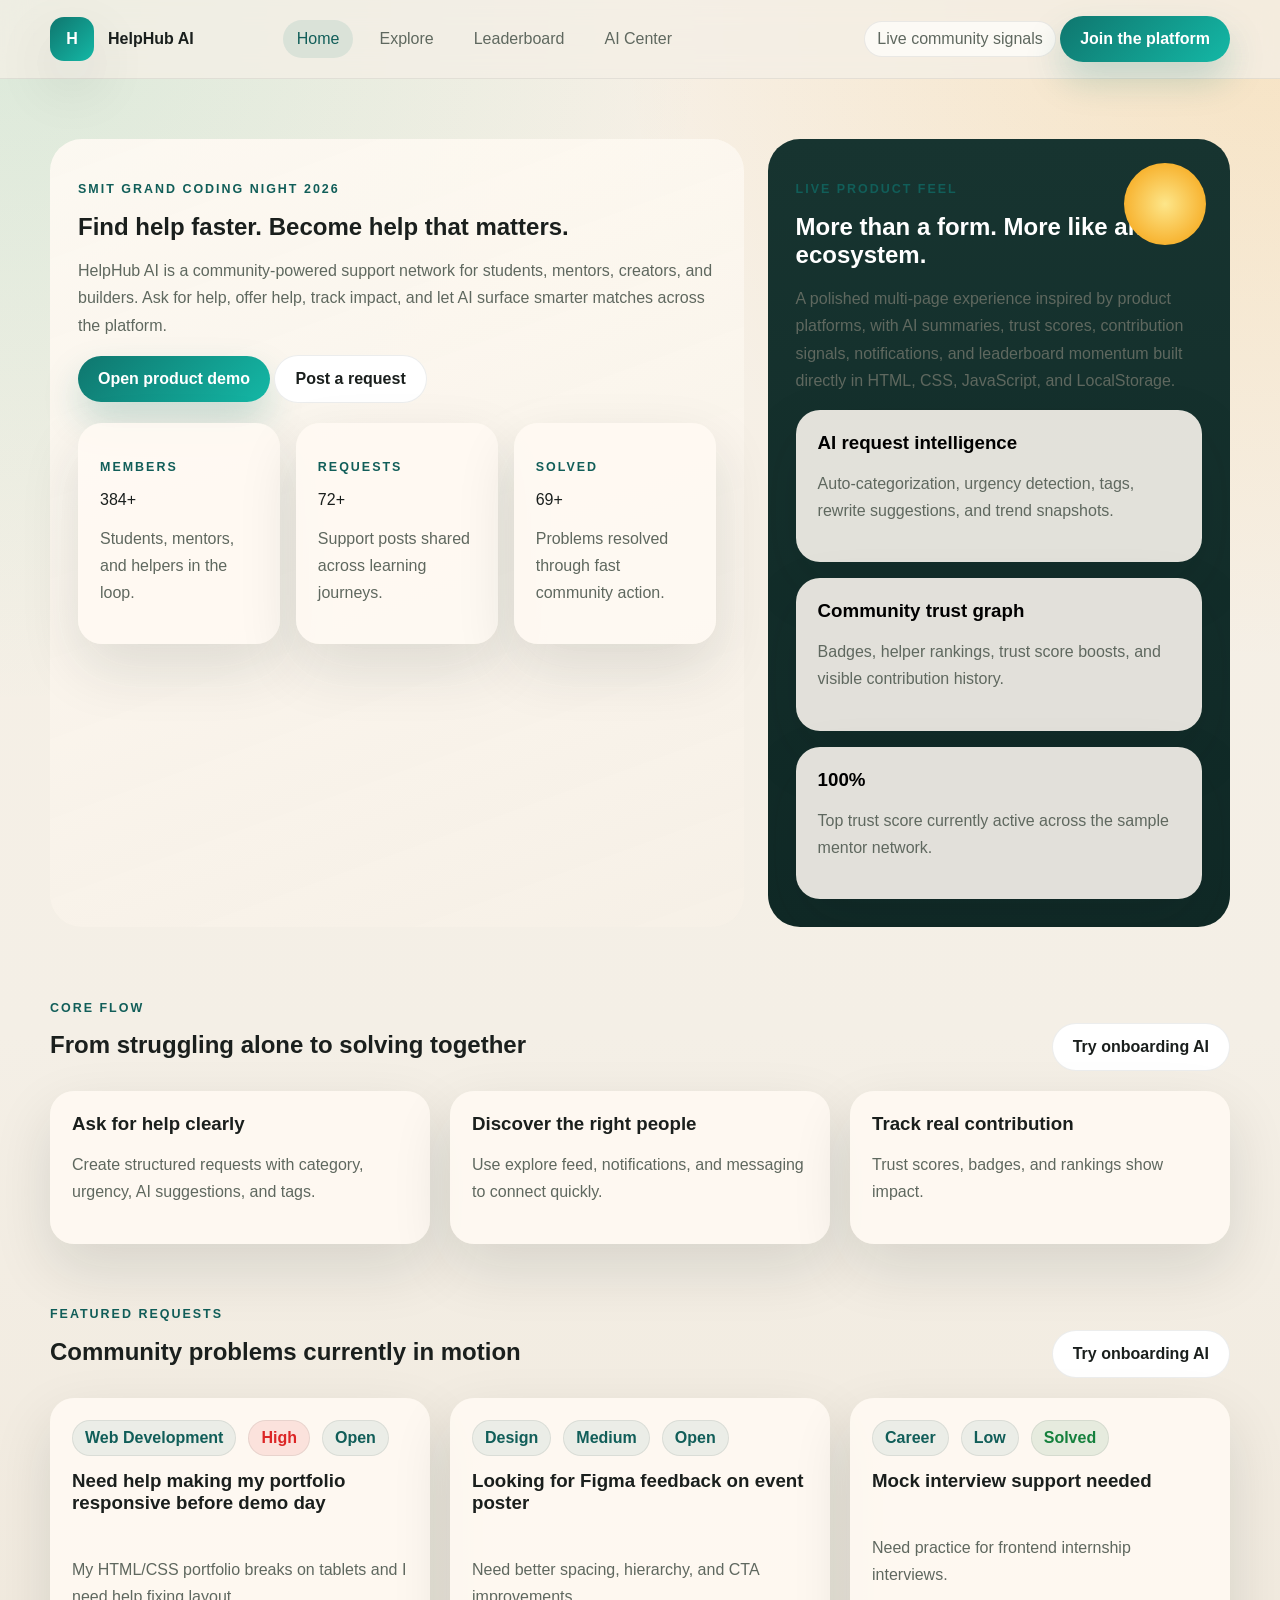
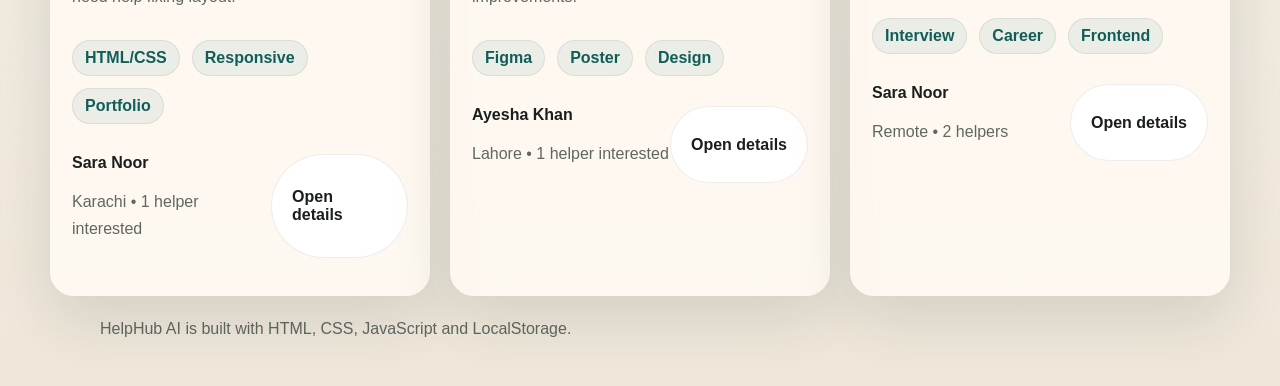
<file: index.html>
<!DOCTYPE html>
<html lang="en">

<head>
    <meta charset="UTF-8">
    <meta name="viewport" content="width=device-width, initial-scale=1.0">
    <link rel="stylesheet" href="index.css">
    <title>HelpHub AI</title>
</head>

<div class="site-shell">

    <!-- NAVBAR -->
    <header class="topbar">
        <div class="container nav">

            <a class="brand" href="index.html">
                <span class="brand-badge">H</span>
                <span>HelpHub AI</span>
            </a>

            <!-- MOBILE TOGGLE BUTTON -->
            <button class="menu-toggle" aria-label="Menu">
                ☰
            </button>

            <nav class="nav-links" id="navLinks">
                <a class="active" href="./index.html">Home</a>
                <a href="./explore.html">Explore</a>
                <a href="./leaderboard.html">Leaderboard</a>
                <a href="./ai-center.html">AI Center</a>
            </nav>

            <div class="nav-actions">
                <!-- optional: keep icons / empty if needed -->
            </div>

            <!-- NEW SECTION BELOW -->
            <div class="nav-extra">
                <a class="pill" href="./notifcation.html">Live community signals</a>
                <a class="btn btn-primary" href="./login.html">Join the platform</a>
            </div>
    </header>

    <!-- HERO -->
    <section class="hero">
        <div class="container hero-grid">

            <!-- LEFT SIDE -->
            <div class="hero-copy fade-in">
                <p class="eyebrow">SMIT Grand Coding Night 2026</p>

                <h1>Find help faster. Become help that matters.</h1>

                <p>
                    HelpHub AI is a community-powered support network for students, mentors, creators, and builders.
                    Ask for help, offer help, track impact, and let AI surface smarter matches across the platform.
                </p>

                <div class="hero-actions">
                    <a class="btn btn-primary" href="./dashboard.html">Open product demo</a>
                    <a class="btn btn-secondary" href="./createReq.html">Post a request</a>
                </div>

                <div class="stats-grid">

                    <div class="stat-card">
                        <p class="eyebrow">Members</p>
                        <div class="stat-value" data-stat-members="">384+</div>
                        <p>Students, mentors, and helpers in the loop.</p>
                    </div>

                    <div class="stat-card">
                        <p class="eyebrow">Requests</p>
                        <div class="stat-value">72+</div>
                        <p>Support posts shared across learning journeys.</p>
                    </div>

                    <div class="stat-card">
                        <p class="eyebrow">Solved</p>
                        <div class="stat-value">69+</div>
                        <p>Problems resolved through fast community action.</p>
                    </div>

                </div>
            </div>

            <!-- RIGHT SIDE -->
            <div class="hero-panel fade-in">

                <span class="orb"></span>

                <p class="eyebrow">Live product feel</p>

                <h2>More than a form. More like an ecosystem.</h2>

                <p>
                    A polished multi-page experience inspired by product platforms, with AI summaries, trust scores,
                    contribution signals, notifications, and leaderboard momentum built directly in HTML, CSS,
                    JavaScript, and LocalStorage.
                </p>

                <div class="stack">

                    <div class="feature-card" style="color: black;">
                        <h3>AI request intelligence</h3>
                        <p>Auto-categorization, urgency detection, tags, rewrite suggestions, and trend snapshots.</p>
                    </div>

                    <div class="feature-card" style="color: black;">
                        <h3>Community trust graph</h3>
                        <p>Badges, helper rankings, trust score boosts, and visible contribution history.</p>
                    </div>

                    <div class="feature-card" style="color: black;">
                        <h3>100%</h3>
                        <p>Top trust score currently active across the sample mentor network.</p>
                    </div>

                </div>

            </div>

        </div>
    </section>

    <!-- CORE FLOW -->
    <section class="section">
        <div class="container">

            <div class="section-head">
                <div>
                    <p class="section-kicker">Core flow</p>
                    <h2>From struggling alone to solving together</h2>
                </div>
                <a class="btn btn-secondary" href="./onboarding.html">Try onboarding AI</a>
            </div>

            <div class="card-grid">

                <article class="feature-card fade-in">
                    <h3>Ask for help clearly</h3>
                    <p>Create structured requests with category, urgency, AI suggestions, and tags.</p>
                </article>

                <article class="feature-card fade-in">
                    <h3>Discover the right people</h3>
                    <p>Use explore feed, notifications, and messaging to connect quickly.</p>
                </article>

                <article class="feature-card fade-in">
                    <h3>Track real contribution</h3>
                    <p>Trust scores, badges, and rankings show impact.</p>
                </article>

            </div>

        </div>
    </section>

    <!-- COMMUNITY -->
    <section class="section">
        <div class="container">

            <div class="section-head">
                <div>
                    <p class="section-kicker">Featured requests</p>
                    <h2>Community problems currently in motion</h2>
                </div>
                <a class="btn btn-secondary" href="./onboarding.html">Try onboarding AI</a>
            </div>

            <div class="card-grid">

                <article class="request-card fade-in">

                    <div class="card-meta">
                        <span class="tag">Web Development</span>
                        <span class="tag urgent">High</span>
                        <span class="tag">Open</span>
                    </div>

                    <h3>Need help making my portfolio responsive before demo day</h3>

                    <p>My HTML/CSS portfolio breaks on tablets and I need help fixing layout.</p>

                    <div class="tag-row">
                        <span class="tag">HTML/CSS</span>
                        <span class="tag">Responsive</span>
                        <span class="tag">Portfolio</span>
                    </div>

                    <div class="list-item no-border">
                        <div>
                            <strong>Sara Noor</strong>
                            <p>Karachi • 1 helper interested</p>
                        </div>
                        <a class="btn btn-secondary" href="#">Open details</a>
                    </div>

                </article>

                <article class="request-card fade-in">

                    <div class="card-meta">
                        <span class="tag">Design</span>
                        <span class="tag">Medium</span>
                        <span class="tag">Open</span>
                    </div>

                    <h3>Looking for Figma feedback on event poster</h3>

                    <p>Need better spacing, hierarchy, and CTA improvements.</p>

                    <div class="tag-row">
                        <span class="tag">Figma</span>
                        <span class="tag">Poster</span>
                        <span class="tag">Design</span>
                    </div>

                    <div class="list-item no-border">
                        <div>
                            <strong>Ayesha Khan</strong>
                            <p>Lahore • 1 helper interested</p>
                        </div>
                        <a class="btn btn-secondary" href="#">Open details</a>
                    </div>

                </article>

                <article class="request-card fade-in">

                    <div class="card-meta">
                        <span class="tag">Career</span>
                        <span class="tag">Low</span>
                        <span class="tag success">Solved</span>
                    </div>

                    <h3>Mock interview support needed</h3>

                    <p>Need practice for frontend internship interviews.</p>

                    <div class="tag-row">
                        <span class="tag">Interview</span>
                        <span class="tag">Career</span>
                        <span class="tag">Frontend</span>
                    </div>

                    <div class="list-item no-border">
                        <div>
                            <strong>Sara Noor</strong>
                            <p>Remote • 2 helpers</p>
                        </div>
                        <a class="btn btn-secondary" href="#">Open details</a>
                    </div>

                </article>

            </div>

        </div>
    </section>

    <!-- FOOTER -->
    <footer class="footer center">
        HelpHub AI is built with HTML, CSS, JavaScript and LocalStorage.
    </footer>

</div>

<!-- JS FOR MOBILE MENU -->
<script>
    const toggleBtn = document.querySelector(".menu-toggle");
    const navLinks = document.getElementById("navLinks");

    toggleBtn.addEventListener("click", () => {
        navLinks.classList.toggle("active");
    });
</script>

</body>

</html>
</file>
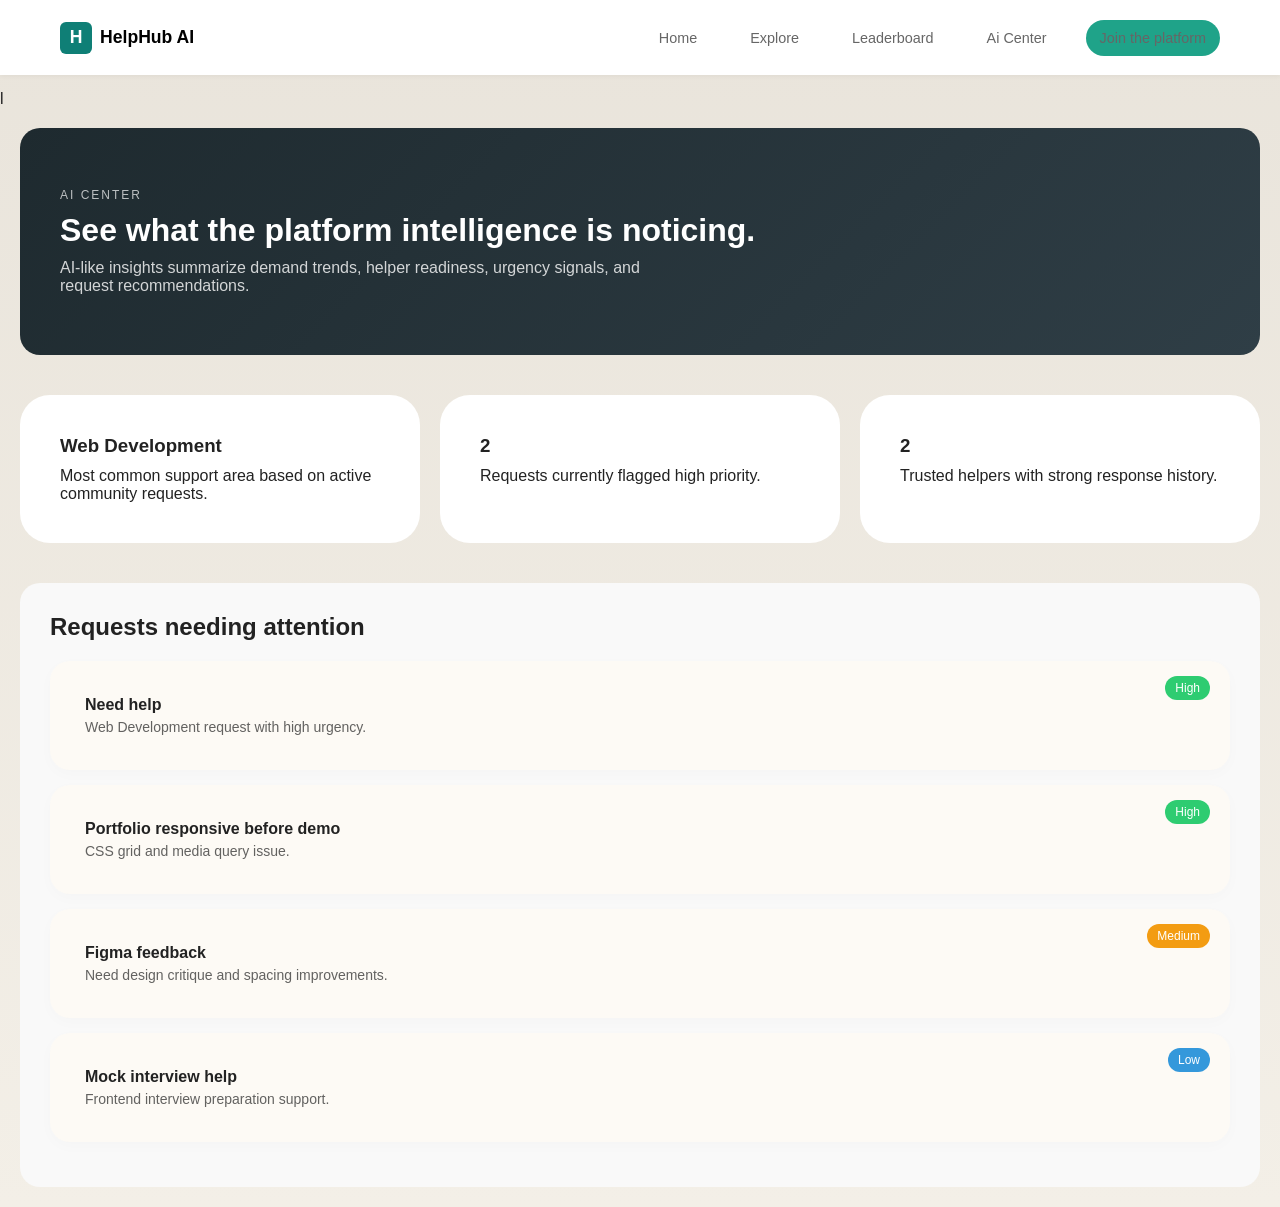
<file: ai-center.html>
<!doctype html>
<html lang="en">

<head>
  <meta charset="UTF-8" />
  <meta name="viewport" content="width=device-width, initial-scale=1.0" />
  <title>AI Center</title>
  <link rel="stylesheet" href="style.css">
   <!-- <link rel="stylesheet" href="index.css" > -->
  <link rel="stylesheet" href="leaderboard.css">
  l
</head>

<body>
  <!-- NAVBAR -->
  <div class="navbar">
    <a href="./index.html" class="logo">
      <span class="logo-icon">H</span>
      <span class="logo-text">HelpHub AI</span>
    </a>

    <div class="nav-links">
      <a href="./index.html">Home</a>
      <a href="./explore.html">Explore</a>
      <a href="./leaderboard.html">Leaderboard</a>
      <a class="clicked-btn" href="./ai-center.html">Ai Center</a>
      <a href="./login.html" class="join-btn">Join the platform</a>
    </div>
  </div>

  <section class="ai-hero">
    <div class="ai-hero-content">
      <p class="ai-tag">AI CENTER</p>
      <h1>See what the platform intelligence is noticing.</h1>
      <p class="ai-sub">
        AI-like insights summarize demand trends, helper readiness, urgency
        signals, and request recommendations.
      </p>
    </div>
  </section>

  <section class="ai-stats">
    <div class="card">
      <h3>Web Development</h3>
      <p>Most common support area based on active community requests.</p>
    </div>

    <div class="card">
      <h3>2</h3>
      <p>Requests currently flagged high priority.</p>
    </div>

    <div class="card">
      <h3>2</h3>
      <p>Trusted helpers with strong response history.</p>
    </div>
  </section>

  <section class="ai-requests">
    <h2>Requests needing attention</h2>

    <div class="request-card">
      <h4>Need help</h4>
      <p>Web Development request with high urgency.</p>
      <span class="badge">High</span>
    </div>

    <div class="request-card">
      <h4>Portfolio responsive before demo</h4>
      <p>CSS grid and media query issue.</p>
      <span class="badge">High</span>
    </div>

    <div class="request-card">
      <h4>Figma feedback</h4>
      <p>Need design critique and spacing improvements.</p>
      <span class="badge medium">Medium</span>
    </div>

    <div class="request-card">
      <h4>Mock interview help</h4>
      <p>Frontend interview preparation support.</p>
      <span class="badge low">Low</span>
    </div>
  </section>
</body>

</html>
</file>
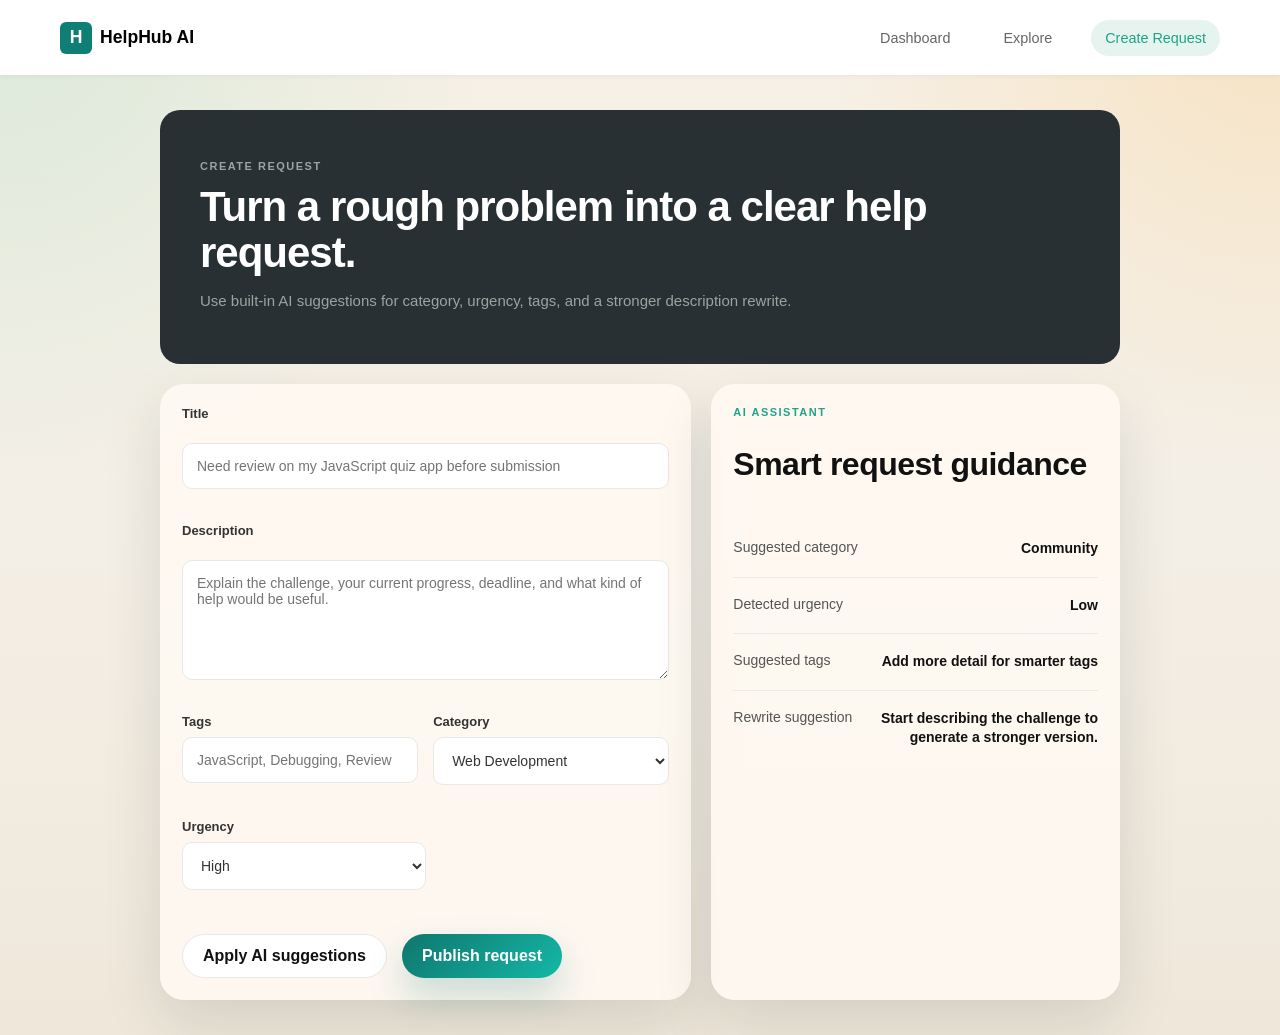
<file: createReq.html>
<!DOCTYPE html>
<html lang="en">

<head>
  <meta charset="UTF-8">
  <meta name="viewport" content="width=device-width, initial-scale=1.0">
  <title>Create Request - HelpHub AI</title>
  <link rel="stylesheet" href="style.css">
  <link rel="stylesheet" href="index.css" >
  <link rel="stylesheet" href="leaderboard.css">
  
</head>

<body>

  <nav class="navbar">
    <a href="./index.html" class="logo">
      <span class="logo-icon">H</span>
      <span class="logo-text">HelpHub AI</span>
    </a>
    <div class="nav-links">
      <a href="./dashboard.html">Dashboard</a>
      <a href="./explore.html">Explore</a>
      <a href="./createReq.html" class="active-nav-btn">Create Request</a>
    </div>
  </nav>

  <div class="request-wrapper">

    <div class="request-hero">
      <small>CREATE REQUEST</small>
      <h1>Turn a rough problem into a clear help request.</h1>
      <p>Use built-in AI suggestions for category, urgency, tags, and a stronger description rewrite.</p>
    </div>

    <div class="request-body">

      <div class="request-card request-form">

        <label>Title</label>
        <input type="text" placeholder="Need review on my JavaScript quiz app before submission">

        <label>Description</label>
        <textarea
          placeholder="Explain the challenge, your current progress, deadline, and what kind of help would be useful."></textarea>

        <div class="request-form-row">
          <div>
            <label>Tags</label>
            <input type="text" placeholder="JavaScript, Debugging, Review">
          </div>
          <div>
            <label>Category</label>
            <select>
              <option>Web Development</option>
              <option>Data Science</option>
              <option>Design</option>
            </select>
          </div>
        </div>

        <div class="request-form-row" style="max-width: 50%;">
          <div>
            <label>Urgency</label>
            <select>
              <option>High</option>
              <option>Medium</option>
              <option>Low</option>
            </select>
          </div>
        </div>

        <div class="request-actions">
          <button class="btn-outline">Apply AI suggestions</button>
          <button class="btn-primary">Publish request</button>
        </div>
      </div>

      <div class="request-card request-ai-card">
        <span class="ai-panel-label">AI ASSISTANT</span>
        <h2>Smart request guidance</h2>

        <div class="ai-suggestion-list">
          <div class="ai-suggestion-item">
            <span class="key">Suggested category</span>
            <span class="value">Community</span>
          </div>
          <div class="ai-suggestion-item">
            <span class="key">Detected urgency</span>
            <span class="value">Low</span>
          </div>
          <div class="ai-suggestion-item">
            <span class="key">Suggested tags</span>
            <span class="value">Add more detail for smarter tags</span>
          </div>
          <div class="ai-suggestion-item">
            <span class="key">Rewrite suggestion</span>
            <span class="value">Start describing the challenge to generate a stronger version.</span>
          </div>
        </div>
      </div>

    </div>
  </div>

</body>

</html>
</file>
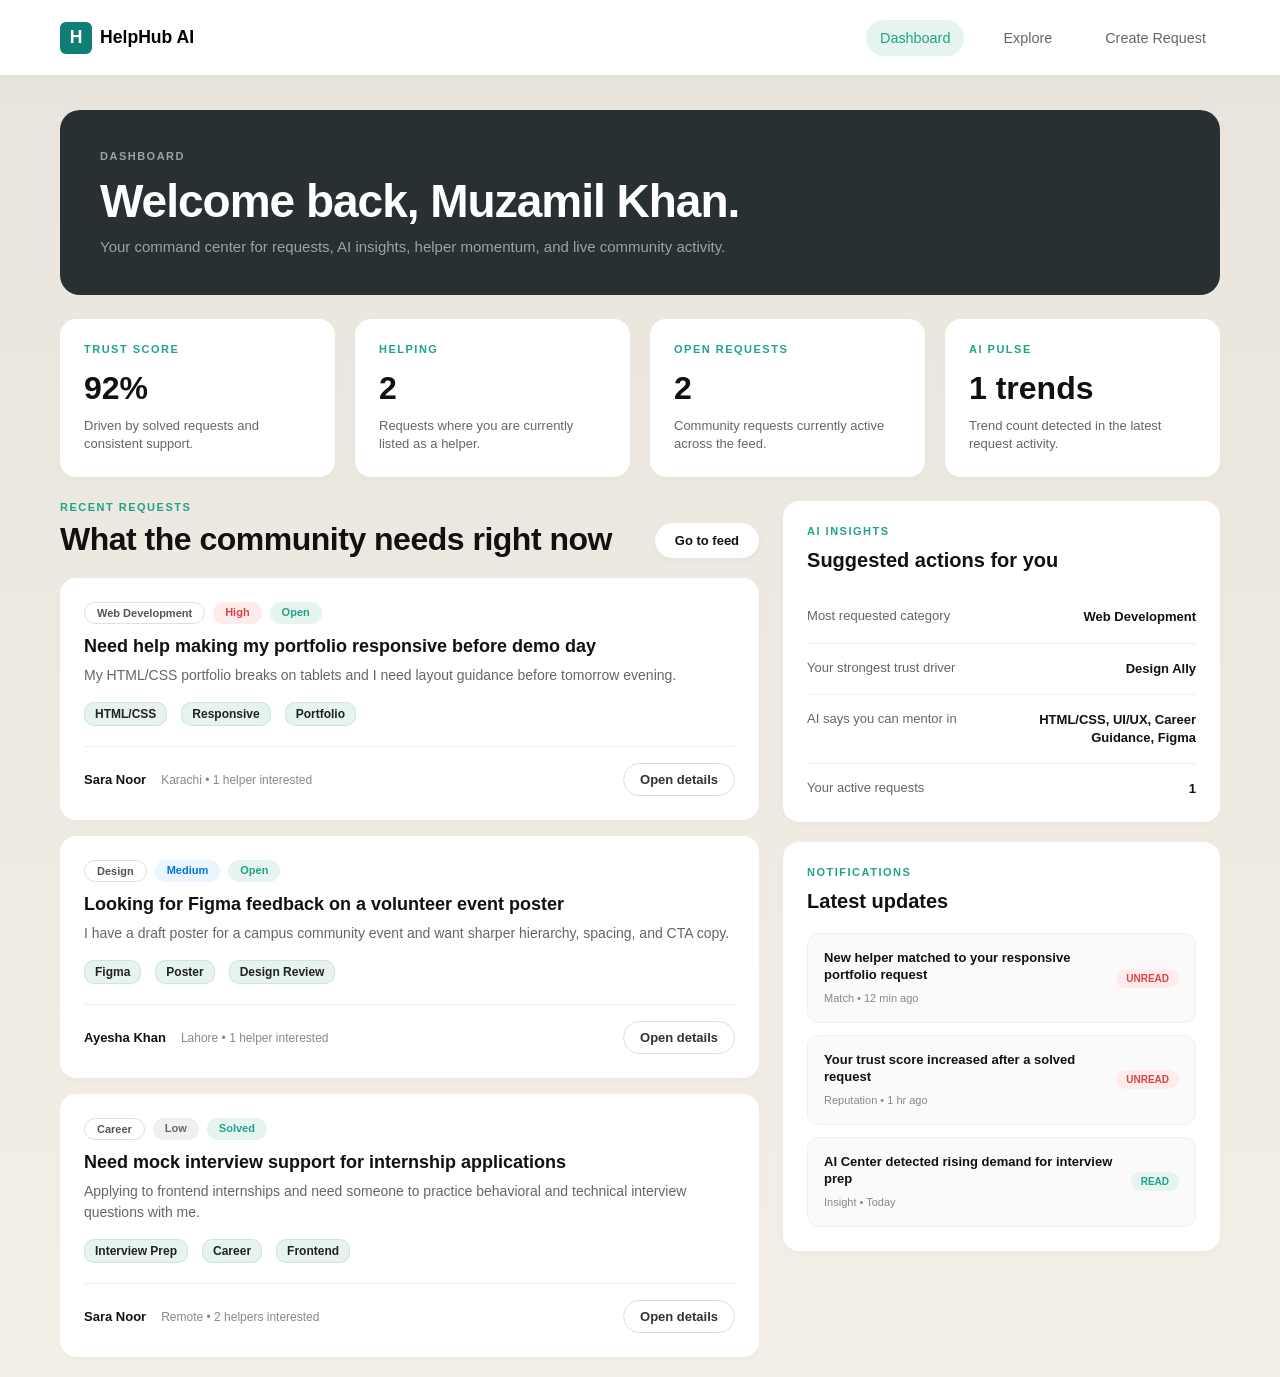
<file: dashboard.html>
<!DOCTYPE html>
<html lang="en">

<head>
  <meta charset="UTF-8">
  <meta name="viewport" content="width=device-width, initial-scale=1.0">
  <title>Dashboard - HelpHub AI</title>
  <link rel="stylesheet" href="style.css">
    <link rel="stylesheet" href="leaderboard.css">

</head>

<body>

  <nav class="navbar">
    <a href="./index.html" class="logo">
      <span class="logo-icon">H</span>
      <span class="logo-text">HelpHub AI</span>
    </a>
    <div class="nav-links">
      <a href="./dashboard.html" class="active-nav-btn">Dashboard</a>
      <a href="./explore.html">Explore</a>
      <a href="./createReq.html">Create Request</a>
    </div>
  </nav>

  <div class="dashboard-wrapper">

    <div class="dashboard-hero">
      <small>DASHBOARD</small>
      <h1>Welcome back, Muzamil Khan.</h1>
      <p>Your command center for requests, AI insights, helper momentum, and live community activity.</p>
    </div>

    <div class="dashboard-stats">
      <div class="stat-box">
        <span class="stat-label">TRUST SCORE</span>
        <h3>92%</h3>
        <p>Driven by solved requests and consistent support.</p>
      </div>
      <div class="stat-box">
        <span class="stat-label">HELPING</span>
        <h3>2</h3>
        <p>Requests where you are currently listed as a helper.</p>
      </div>
      <div class="stat-box">
        <span class="stat-label">OPEN REQUESTS</span>
        <h3>2</h3>
        <p>Community requests currently active across the feed.</p>
      </div>
      <div class="stat-box">
        <span class="stat-label">AI PULSE</span>
        <h3>1 trends</h3>
        <p>Trend count detected in the latest request activity.</p>
      </div>
    </div>

    <div class="dashboard-content">

      <div class="recent-requests">
        <div class="section-header">
          <div>
            <small>RECENT REQUESTS</small>
            <h2>What the community needs right now</h2>
          </div>
          <button class="btn-round">Go to feed</button>
        </div>

        <div class="dash-request-list">

          <div class="dash-req-card">
            <div class="top-badges">
              <span class="badge-pill outline">Web Development</span>
              <span class="badge-pill light-red">High</span>
              <span class="badge-pill light-green">Open</span>
            </div>
            <h4>Need help making my portfolio responsive before demo day</h4>
            <p>My HTML/CSS portfolio breaks on tablets and I need layout guidance before tomorrow evening.</p>
            <div class="tags">
              <span class="tag">HTML/CSS</span>
              <span class="tag">Responsive</span>
              <span class="tag">Portfolio</span>
            </div>
            <div class="card-footer">
              <div class="user-info">
                <strong>Sara Noor</strong>
                <span>Karachi • 1 helper interested</span>
              </div>
              <button class="btn-outline-small">Open details</button>
            </div>
          </div>

          <div class="dash-req-card">
            <div class="top-badges">
              <span class="badge-pill outline">Design</span>
              <span class="badge-pill light-blue">Medium</span>
              <span class="badge-pill light-green">Open</span>
            </div>
            <h4>Looking for Figma feedback on a volunteer event poster</h4>
            <p>I have a draft poster for a campus community event and want sharper hierarchy, spacing, and CTA copy.</p>
            <div class="tags">
              <span class="tag">Figma</span>
              <span class="tag">Poster</span>
              <span class="tag">Design Review</span>
            </div>
            <div class="card-footer">
              <div class="user-info">
                <strong>Ayesha Khan</strong>
                <span>Lahore • 1 helper interested</span>
              </div>
              <button class="btn-outline-small">Open details</button>
            </div>
          </div>

          <div class="dash-req-card">
            <div class="top-badges">
              <span class="badge-pill outline">Career</span>
              <span class="badge-pill light-gray">Low</span>
              <span class="badge-pill light-green">Solved</span>
            </div>
            <h4>Need mock interview support for internship applications</h4>
            <p>Applying to frontend internships and need someone to practice behavioral and technical interview
              questions with me.</p>
            <div class="tags">
              <span class="tag">Interview Prep</span>
              <span class="tag">Career</span>
              <span class="tag">Frontend</span>
            </div>
            <div class="card-footer">
              <div class="user-info">
                <strong>Sara Noor</strong>
                <span>Remote • 2 helpers interested</span>
              </div>
              <button class="btn-outline-small">Open details</button>
            </div>
          </div>

        </div>
      </div>

      <div class="dashboard-sidebar">

        <div class="side-card">
          <small class="side-label">AI INSIGHTS</small>
          <h3>Suggested actions for you</h3>
          <div class="insight-list">
            <div class="insight-item">
              <span class="key">Most requested category</span>
              <span class="value">Web Development</span>
            </div>
            <div class="insight-item">
              <span class="key">Your strongest trust driver</span>
              <span class="value">Design Ally</span>
            </div>
            <div class="insight-item">
              <span class="key">AI says you can mentor in</span>
              <span class="value">HTML/CSS, UI/UX, Career Guidance, Figma</span>
            </div>
            <div class="insight-item">
              <span class="key">Your active requests</span>
              <span class="value">1</span>
            </div>
          </div>
        </div>

        <div class="side-card">
          <small class="side-label">NOTIFICATIONS</small>
          <h3>Latest updates</h3>
          <div class="notification-list">

            <div class="notification-item">
              <div class="notif-text">
                <strong>New helper matched to your responsive portfolio request</strong>
                <span>Match • 12 min ago</span>
              </div>
              <span class="notif-badge unread">Unread</span>
            </div>

            <div class="notification-item">
              <div class="notif-text">
                <strong>Your trust score increased after a solved request</strong>
                <span>Reputation • 1 hr ago</span>
              </div>
              <span class="notif-badge unread">Unread</span>
            </div>

            <div class="notification-item">
              <div class="notif-text">
                <strong>AI Center detected rising demand for interview prep</strong>
                <span>Insight • Today</span>
              </div>
              <span class="notif-badge read">Read</span>
            </div>

          </div>
        </div>

      </div>

    </div>
  </div>

</body>

</html>
</file>
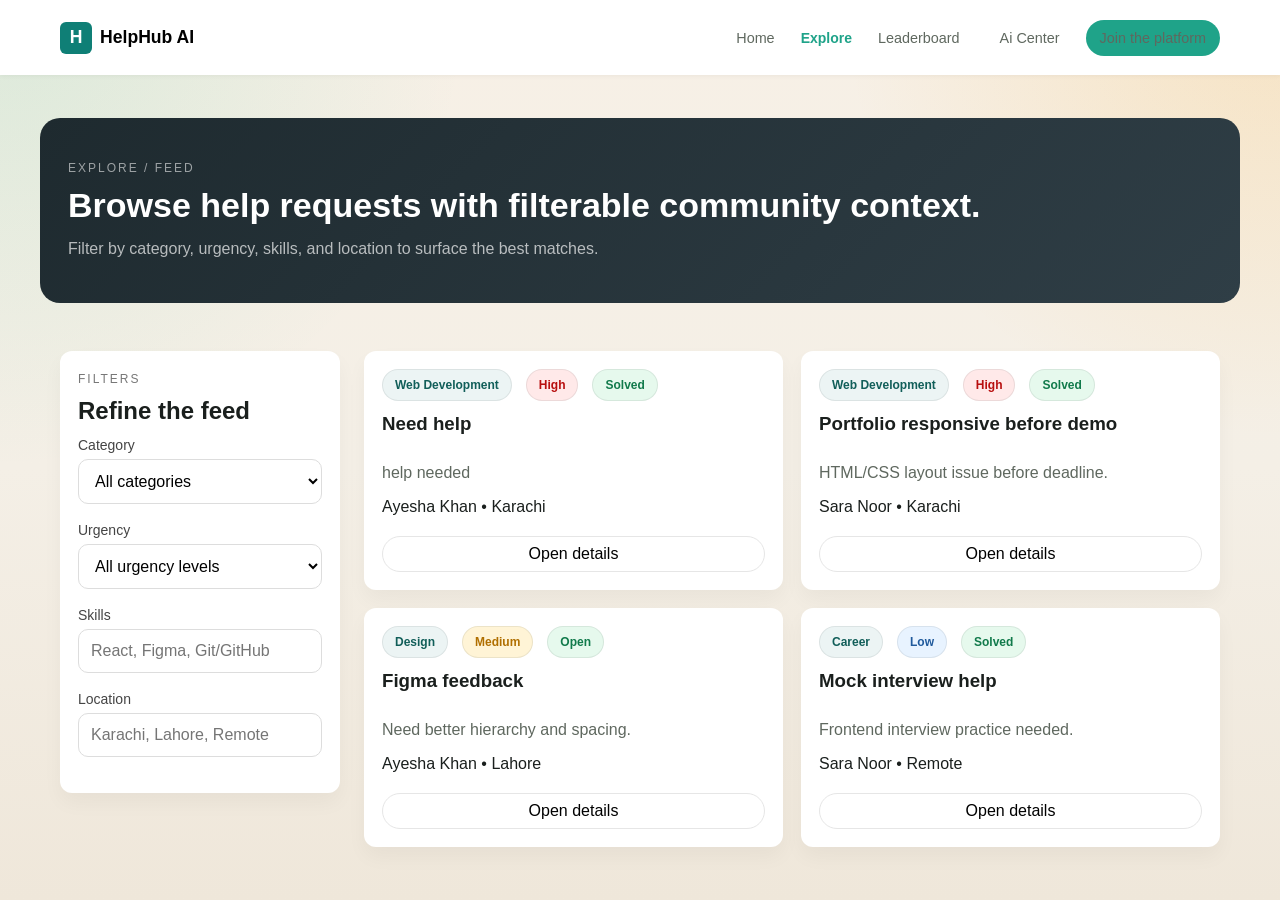
<file: explore.html>
<!doctype html>
<html lang="en">

<head>
  <meta charset="UTF-8" />
  <meta name="viewport" content="width=device-width, initial-scale=1.0" />
  <title>Explore Feed</title>
  <link rel="stylesheet" href="style.css" >
  <link rel="stylesheet" href="leaderboard.css">
  <link rel="stylesheet" href="index.css">
</head>

<body>
  <!-- NAVBAR -->
  <div class="navbar">
    <a href="./index.html" class="logo">
      <span class="logo-icon">H</span>
      <span class="logo-text">HelpHub AI</span>
    </a>

    <div class="nav-links">
      <a href="./index.html">Home</a>
      <span class="clicked-btn">Explore</span>
      <a href="./leaderboard.html">Leaderboard</a>
      <a href="./ai-center.html">Ai Center</a>
      <a href="./login.html" class="join-btn">Join the platform</a>
    </div>
  </div>

  <!-- HERO -->
  <section class="explore-hero">
    <p class="ai-tag">EXPLORE / FEED</p>
    <h1>Browse help requests with filterable community context.</h1>
    <p class="ai-sub">
      Filter by category, urgency, skills, and location to surface the best
      matches.
    </p>
  </section>

  <!-- MAIN -->
  <section class="explore-container">
    <!-- FILTERS -->
    <div class="filters">
      <p class="filter-tag">FILTERS</p>
      <h2>Refine the feed</h2>

      <label>Category</label>
      <select>
        <option>All categories</option>
      </select>

      <label>Urgency</label>
      <select>
        <option>All urgency levels</option>
      </select>

      <label>Skills</label>
      <input type="text" placeholder="React, Figma, Git/GitHub" />

      <label>Location</label>
      <input type="text" placeholder="Karachi, Lahore, Remote" />
    </div>

    <!-- FEED -->
    <div class="feed">
      <!-- CARD -->
      <div class="feed-card">
        <div class="tags">
          <span class="tag">Web Development</span>
          <span class="tag red">High</span>
          <span class="tag green">Solved</span>
        </div>
        <h3>Need help</h3>
        <p>help needed</p>
        <div class="meta">Ayesha Khan • Karachi</div>
        <button>Open details</button>
      </div>

      <div class="feed-card">
        <div class="tags">
          <span class="tag">Web Development</span>
          <span class="tag red">High</span>
          <span class="tag green">Solved</span>
        </div>
        <h3>Portfolio responsive before demo</h3>
        <p>HTML/CSS layout issue before deadline.</p>
        <div class="meta">Sara Noor • Karachi</div>
        <button>Open details</button>
      </div>

      <div class="feed-card">
        <div class="tags">
          <span class="tag">Design</span>
          <span class="tag yellow">Medium</span>
          <span class="tag green">Open</span>
        </div>
        <h3>Figma feedback</h3>
        <p>Need better hierarchy and spacing.</p>
        <div class="meta">Ayesha Khan • Lahore</div>
        <button>Open details</button>
      </div>

      <div class="feed-card">
        <div class="tags">
          <span class="tag">Career</span>
          <span class="tag blue">Low</span>
          <span class="tag green">Solved</span>
        </div>
        <h3>Mock interview help</h3>
        <p>Frontend interview practice needed.</p>
        <div class="meta">Sara Noor • Remote</div>
        <button>Open details</button>
      </div>
    </div>
  </section>
</body>

</html>
</file>
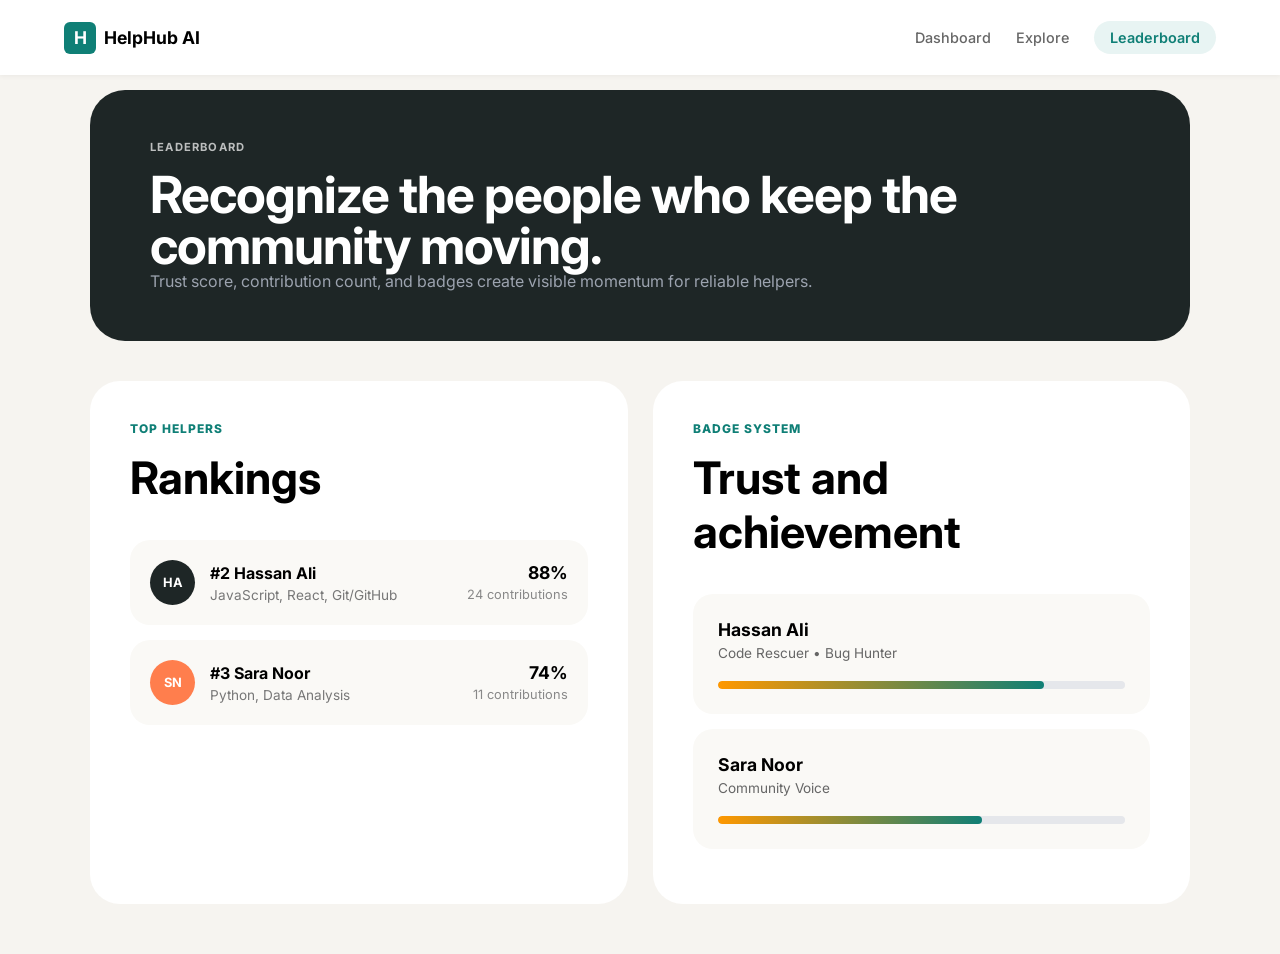
<file: leaderboard.html>
<!DOCTYPE html>
<html lang="en">

<head>
    <meta charset="UTF-8">
    <meta name="viewport" content="width=device-width, initial-scale=1.0">
    <title>Helphub AI - Leaderboard</title>
    <link rel="stylesheet" href="leaderboard.css">
    <link href="https://fonts.googleapis.com/css2?family=Inter:wght@400;500;600;700&display=swap" rel="stylesheet">
</head>

<body>

    <header class="navbar">
        <div class="nav-container">
            <a href="./index.html" class="logo">
                <span class="logo-icon">H</span>
                <span class="logo-text">HelpHub AI</span>
            </a>
            <nav class="nav-links">
                <a href="./dashboard.html">Dashboard</a>
                <a href="./explore.html">Explore</a>
                <a href="./leaderboard.html" class="active-link">Leaderboard</a>
            </nav>
        </div>
    </header>

    <main class="main-wrapper">

        <section class="banner-card">
            <p class="tagline">LEADERBOARD</p>
            <h1>Recognize the people who keep the community moving.</h1>
            <p class="banner-sub">Trust score, contribution count, and badges create visible momentum for reliable
                helpers.</p>
        </section>

        <div class="content-grid">

            <section class="card border-card">
                <p class="tagline-small teal-text">TOP HELPERS</p>
                <h2 class="section-title">Rankings</h2>

                <div class="ranking-list">
                    <div class="rank-item">
                        <div class="user-info">
                            <div class="avatar dark-avatar">HA</div>
                            <div class="user-details">
                                <h3>#2 Hassan Ali</h3>
                                <p>JavaScript, React, Git/GitHub</p>
                            </div>
                        </div>
                        <div class="user-stats">
                            <span class="percentage">88%</span>
                            <span class="sub-stat">24 contributions</span>
                        </div>
                    </div>

                    <div class="rank-item">
                        <div class="user-info">
                            <div class="avatar orange-avatar">SN</div>
                            <div class="user-details">
                                <h3>#3 Sara Noor</h3>
                                <p>Python, Data Analysis</p>
                            </div>
                        </div>
                        <div class="user-stats">
                            <span class="percentage">74%</span>
                            <span class="sub-stat">11 contributions</span>
                        </div>
                    </div>
                </div>
            </section>

            <section class="card border-card">
                <p class="tagline-small teal-text">BADGE SYSTEM</p>
                <h2 class="section-title">Trust and achievement</h2>

                <div class="badge-list">
                    <div class="trust-card">
                        <div class="trust-header">
                            <h3>Hassan Ali</h3>
                            <p>Code Rescuer • Bug Hunter</p>
                        </div>
                        <div class="progress-container">
                            <div class="progress-bar" style="width: 80%;"></div>
                        </div>
                    </div>

                    <div class="trust-card">
                        <div class="trust-header">
                            <h3>Sara Noor</h3>
                            <p>Community Voice</p>
                        </div>
                        <div class="progress-container">
                            <div class="progress-bar" style="width: 65%;"></div>
                        </div>
                    </div>
                </div>
            </section>

        </div>
    </main>

</body>

</html>
</file>
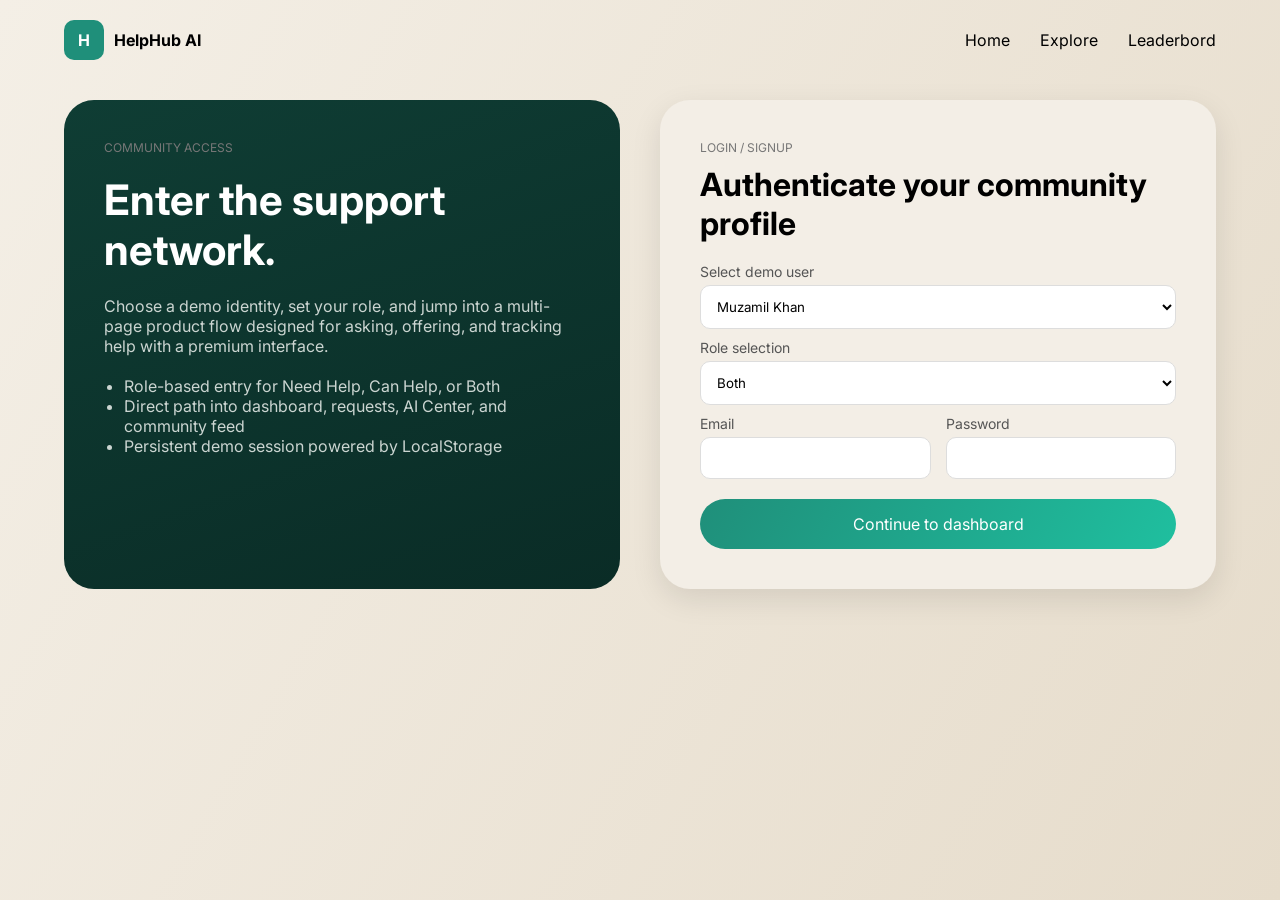
<file: login.html>
<!DOCTYPE html>
<html lang="en">

<head>
    <meta charset="UTF-8" />
    <meta name="viewport" content="width=device-width, initial-scale=1.0" />
    <title>HelpHub UI</title>
    <link href="https://fonts.googleapis.com/css2?family=Inter:wght@300;400;600;700&display=swap" rel="stylesheet">
    <style>
        * {
            margin: 0;
            padding: 0;
            box-sizing: border-box;
            font-family: 'Inter', sans-serif
        }

        body {
            height: 100vh;
            background: linear-gradient(120deg, #f4efe6, #e6dccb);
            display: flex;
            flex-direction: column;
            align-items: center;
        }

        /* NAVBAR */
        .nav {
            width: 90%;
            display: flex;
            justify-content: space-between;
            align-items: center;
            padding: 20px 0;
        }

        .logo {
            display: flex;
            align-items: center;
            gap: 10px;
            font-weight: 600;
        }

        .logo-box {
            width: 40px;
            height: 40px;
            border-radius: 10px;
            background: #1f8f7a;
            color: #fff;
            display: flex;
            align-items: center;
            justify-content: center;
            font-weight: bold;
        }

        .nav-links {
            display: flex;
            gap: 30px;
            color: #555;
        }

        /* MAIN */
        .container {
            width: 90%;
            display: flex;
            gap: 40px;
            margin-top: 20px;
        }

        .left {
            flex: 1;
            background: linear-gradient(160deg, #0f3d34, #0a2c26);
            color: #fff;
            padding: 40px;
            border-radius: 30px;
        }

        .left h1 {
            font-size: 42px;
            margin: 20px 0;
            line-height: 1.2;
        }

        .left p {
            color: #cbd5d1;
            margin-bottom: 20px;
        }

        .left ul {
            margin-top: 20px;
            padding-left: 20px;
            color: #cbd5d1;
        }

        .right {
            flex: 1;
            background: #f3eee6;
            padding: 40px;
            border-radius: 30px;
            box-shadow: 0 10px 30px rgba(0, 0, 0, 0.1);
        }

        .right h2 {
            font-size: 32px;
            margin: 10px 0 20px;
        }

        label {
            font-size: 14px;
            margin-top: 10px;
            display: block;
            color: #555;
        }

        select,
        input {
            width: 100%;
            padding: 12px;
            margin-top: 5px;
            border-radius: 10px;
            border: 1px solid #ddd;
            outline: none;
            background: #fff;
        }

        .row {
            display: flex;
            gap: 15px;
        }

        .btn {
            width: 100%;
            padding: 15px;
            margin-top: 20px;
            border: none;
            border-radius: 30px;
            background: linear-gradient(120deg, #1f8f7a, #1fbf9f);
            color: #fff;
            font-size: 16px;
            cursor: pointer;
        }

        .small {
            font-size: 12px;
            color: #777;
        }

        .logo {
            display: flex;
            align-items: center;
            gap: 10px;
            font-weight: 600;
            text-decoration: none;
        }

        .logo-icon {
            width: 40px;
            height: 40px;
            border-radius: 10px;
            background: #1f8f7a;
            color: #fff;
            display: flex;
            align-items: center;
            justify-content: center;
            font-weight: bold;
        }

        .logo-text {
            font-weight: 700;
            color: black;
            text-decoration: none ;
        }

        @media(max-width:900px) {
            .container {
                flex-direction: column
            }
        }
    </style>
</head>

<body>

    <div class="nav">
        <a href="./index.html" class="logo">
            <span class="logo-icon">H</span>
            <span class="logo-text">HelpHub AI</span>
        </a>
        <div class="nav-links">
            <span><a style="color: black; text-decoration: none;" href="./index.html">Home</a></span>
            <span><a style="color: black; text-decoration: none;" href="./explore.html">Explore</a></span>
            <span><a style="color: black; text-decoration: none;" href="./leaderboard.html">Leaderbord</a></span>
        </div>
    </div>

    <div class="container">

        <!-- LEFT -->
        <div class="left">
            <div class="small">COMMUNITY ACCESS</div>
            <h1>Enter the support network.</h1>
            <p>Choose a demo identity, set your role, and jump into a multi-page product flow designed for asking,
                offering, and tracking help with a premium interface.</p>

            <ul>
                <li>Role-based entry for Need Help, Can Help, or Both</li>
                <li>Direct path into dashboard, requests, AI Center, and community feed</li>
                <li>Persistent demo session powered by LocalStorage</li>
            </ul>
        </div>

        <!-- RIGHT -->
        <div class="right">
            <div class="small">LOGIN / SIGNUP</div>
            <h2>Authenticate your community profile</h2>

            <label>Select demo user</label>
            <select>
                <option>Muzamil Khan </option>
                <option>Anas faisal </option>
                <option>Abdul Basit Maniar </option>
                <option>Ayesha Khan</option>
            </select>

            <label>Role selection</label>
            <select>
                <option> Both</option>
                <option>web n application</option>
                <option>AI</option>
                <option>others</option>
            </select>

            <div class="row">
                <div style="flex:1">
                    <label>Email</label>
                    <input type="email" value="">
                </div>
                <div style="flex:1">
                    <label>Password</label>
                    <input type="password" value="">
                </div>
            </div>

            <button class="btn"><a style="color: white; text-decoration: none;" href="./Dashbord.html">Continue to
                    dashboard</a></button>
        </div>

    </div>

</body>

</html>
</file>
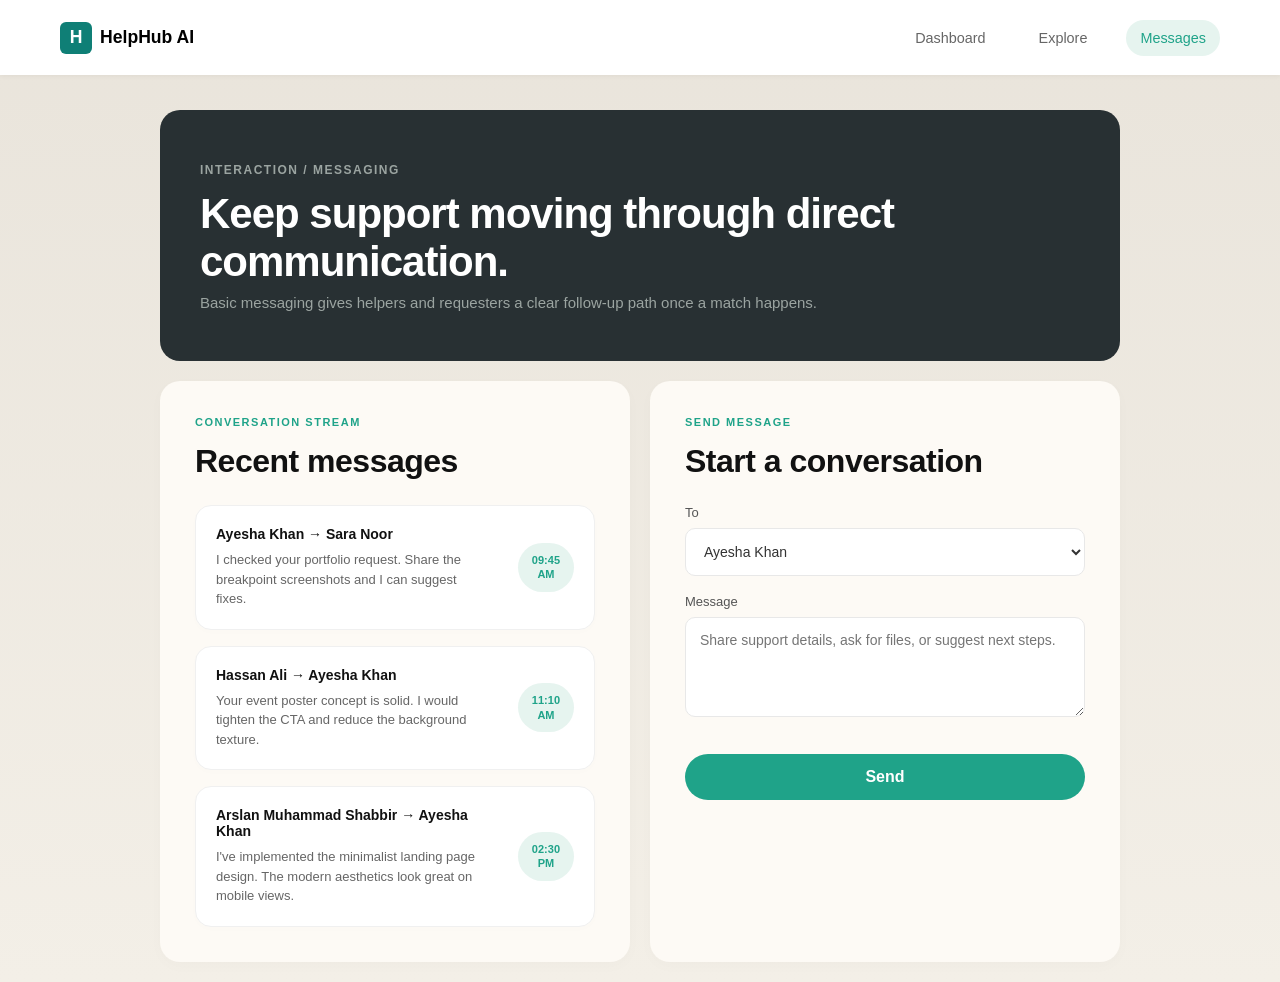
<file: messege.html>
<!DOCTYPE html>
<html lang="en">

<head>
  <meta charset="UTF-8">
  <meta name="viewport" content="width=device-width, initial-scale=1.0">
  <title>Messages - HelpHub AI</title>
  <link rel="stylesheet" href="style.css">
  <link rel="stylesheet" href="leaderboard.css">
</head>

<body>

  <nav class="navbar">
    <a href="./index.html" class="logo">
      <span class="logo-icon">H</span>
      <span class="logo-text">HelpHub AI</span>
    </a>
    <div class="nav-links mobile-text-links">
      <a href="./dashboard.html">Dashboard</a>
      <a href="./explore.html">Explore</a>
      <a href="./messege.html" class="active-nav-btn">Messages</a>
    </div>
  </nav>

  <div class="profile-wrapper">
    <div class="profile-header-card">
      <small>INTERACTION / MESSAGING</small>
      <h1>Keep support moving through direct communication.</h1>
      <p>Basic messaging gives helpers and requesters a clear follow-up path once a match happens.</p>
    </div>

    <div class="profile-content">

      <div class="profile-card">
        <span class="profile-card-label">CONVERSATION STREAM</span>
        <h2>Recent messages</h2>

        <div class="message-list">
          <div class="message-item">
            <div class="msg-content">
              <strong>Ayesha Khan &rarr; Sara Noor</strong>
              <p>I checked your portfolio request. Share the breakpoint screenshots and I can suggest fixes.</p>
            </div>
            <div class="msg-time">09:45<br>AM</div>
          </div>

          <div class="message-item">
            <div class="msg-content">
              <strong>Hassan Ali &rarr; Ayesha Khan</strong>
              <p>Your event poster concept is solid. I would tighten the CTA and reduce the background texture.</p>
            </div>
            <div class="msg-time">11:10<br>AM</div>
          </div>

          <div class="message-item">
            <div class="msg-content">
              <strong>Arslan Muhammad Shabbir &rarr; Ayesha Khan</strong>
              <p>I've implemented the minimalist landing page design. The modern aesthetics look great on mobile views.
              </p>
            </div>
            <div class="msg-time">02:30<br>PM</div>
          </div>
        </div>
      </div>

      <div class="profile-card">
        <span class="profile-card-label">SEND MESSAGE</span>
        <h2>Start a conversation</h2>

        <form action="#">
          <div class="form-group">
            <label>To</label>
            <select class="custom-select">
              <option>Ayesha Khan</option>
              <option>Sara Noor</option>
              <option>Muhammad Ayan</option>
            </select>
          </div>

          <div class="form-group">
            <label>Message</label>
            <textarea class="custom-textarea" rows="4"
              placeholder="Share support details, ask for files, or suggest next steps."></textarea>
          </div>

          <button type="submit" class="save-profile-btn">Send</button>
        </form>
      </div>

    </div>
  </div>

</body>

</html>
</file>
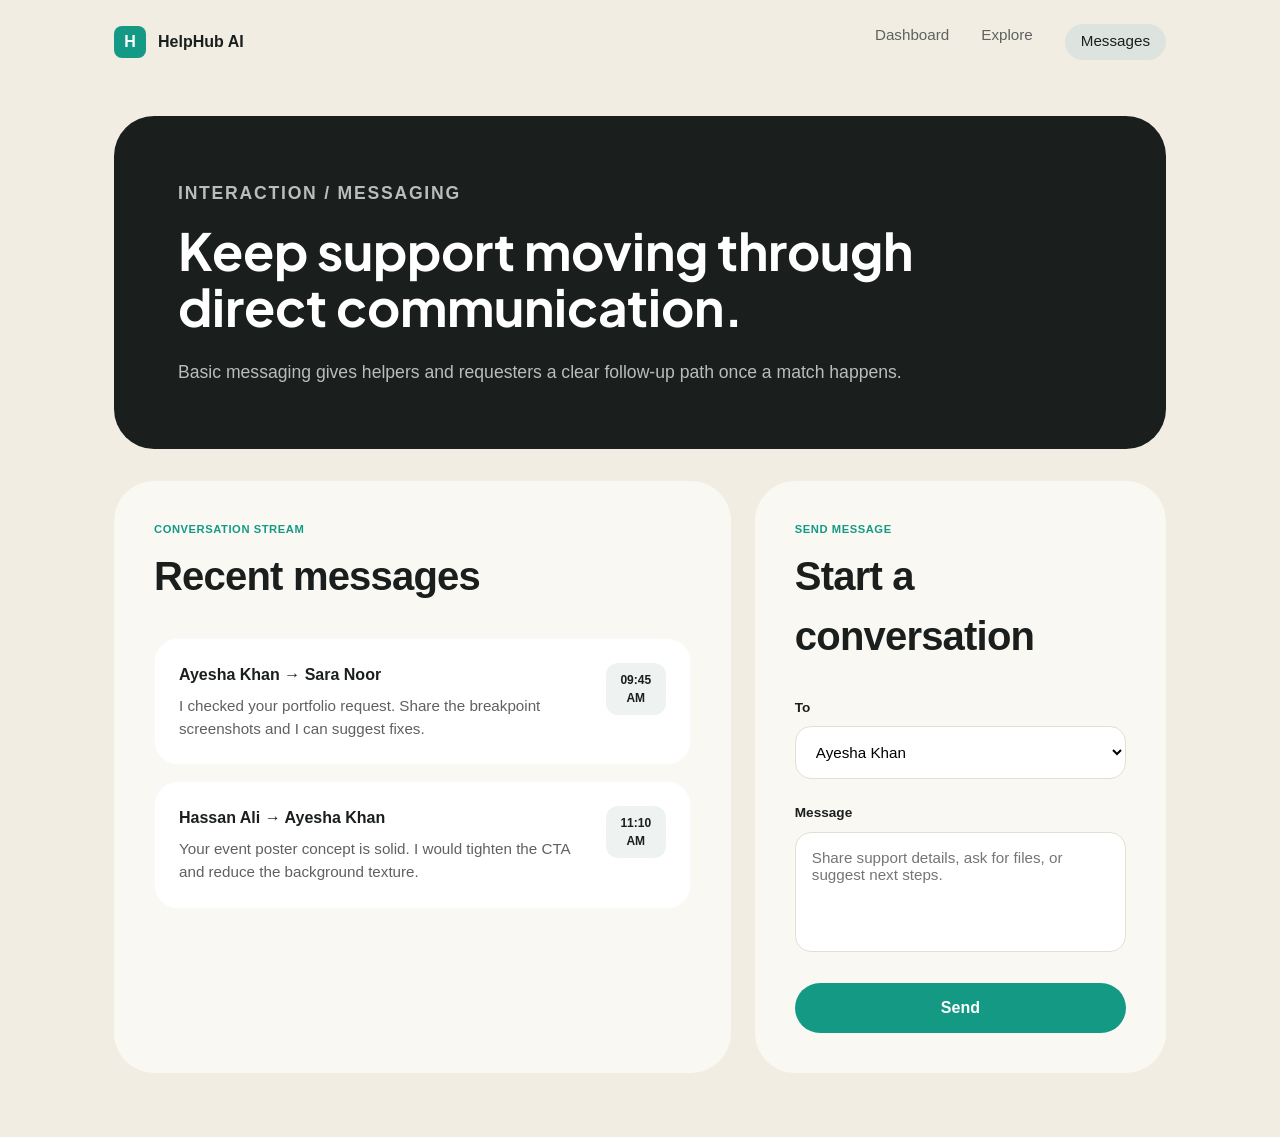
<file: notifcation.html>
<!DOCTYPE html>
<html lang="en">

<head>
  <meta charset="UTF-8">
  <meta name="viewport" content="width=device-width, initial-scale=1.0">
  <title>HelpHub AI | Messaging</title>

  <link rel="preconnect" href="https://fonts.googleapis.com">
  <link rel="preconnect" href="https://fonts.gstatic.com" crossorigin>
  <link href="https://fonts.googleapis.com/css2?family=Plus+Jakarta+Sans:wght@400;500;600;700;800&family=Space+Grotesk:wght@500;700&display=swap" rel="stylesheet">
<link rel="stylesheet" href="notifcation.css">
</head>

<body>

  <header class="topbar">
    <div class="container nav">
      <a class="brand" href="./index.html">
        <span class="brand-badge">H</span>
        <span>HelpHub AI</span>
      </a>
      <nav class="nav-links">
        <a href="./dashboard.html">Dashboard</a>
        <a href="./explore.html">Explore</a>
        <a data-nav="messages" href="./messege.html">Messages</a>
      </nav>
    </div>
  </header>

  <main class="container">

    <section class="page-hero">
      <div class="hero-panel">
        <p class="eyebrow">Interaction / Messaging</p>
        <h1 style="font-size: clamp(2.2rem, 4vw, 4rem);">
          Keep support moving through direct communication.
        </h1>
        <p>
          Basic messaging gives helpers and requesters a clear follow-up path once a match happens.
        </p>
      </div>
    </section>

    <div class="messaging-grid">
      
      <section class="panel">
        <p class="section-kicker">Conversation Stream</p>
        <h2>Recent messages</h2>

        <div class="msg-list">
          <div class="msg-card">
            <div class="msg-content">
              <h4>Ayesha Khan &rarr; Sara Noor</h4>
              <p>I checked your portfolio request. Share the breakpoint screenshots and I can suggest fixes.</p>
            </div>
            <div class="msg-time">09:45<br>AM</div>
          </div>

          <div class="msg-card">
            <div class="msg-content">
              <h4>Hassan Ali &rarr; Ayesha Khan</h4>
              <p>Your event poster concept is solid. I would tighten the CTA and reduce the background texture.</p>
            </div>
            <div class="msg-time">11:10<br>AM</div>
          </div>
        </div>
      </section>

      <section class="panel">
        <p class="section-kicker">Send Message</p>
        <h2>Start a conversation</h2>

        <form>
          <div class="form-group">
            <label>To</label>
            <select>
              <option>Ayesha Khan</option>
              <option>Hassan Ali</option>
            </select>
          </div>

          <div class="form-group">
            <label>Message</label>
            <textarea placeholder="Share support details, ask for files, or suggest next steps."></textarea>
          </div>

          <button type="button" class="btn-send">Send</button>
        </form>
      </section>

    </div>
  </main>

</body>
</html>
</file>
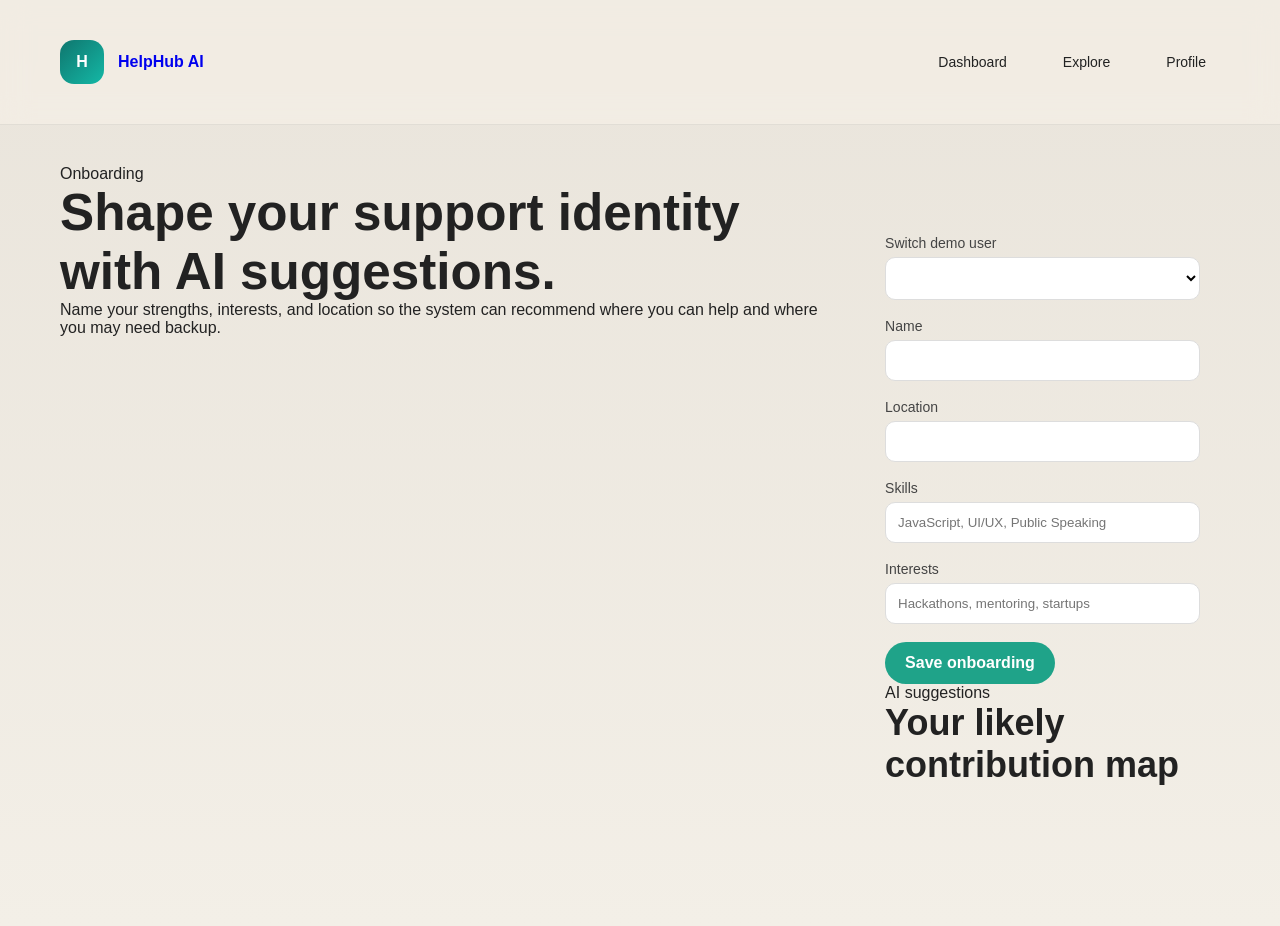
<file: onboarding.html>
<!DOCTYPE html>
<html lang="en">

<head>
  <meta charset="UTF-8">
  <meta name="viewport" content="width=device-width, initial-scale=1.0">
  <title>HelpHub AI | Onboarding</title>

  <!-- Fonts -->
  <link rel="preconnect" href="https://fonts.googleapis.com">
  <link rel="preconnect" href="https://fonts.gstatic.com" crossorigin>
  <link href="https://fonts.googleapis.com/css2?family=Plus+Jakarta+Sans:wght@400;500;600;700;800&family=Space+Grotesk:wght@500;700&display=swap" rel="stylesheet">

  <!-- Styles -->
  <link rel="stylesheet" href="style.css">

</head>

<body data-page="onboarding">

  <!-- NAVBAR -->
  <header class="topbar">
    <div class="container nav">

      <a class="brand" href="./index.html">
        <span class="brand-badge">H</span>
        <span>HelpHub AI</span>
      </a>

      <nav class="nav-links">
        <a href="./dashboard.html">Dashboard</a>
        <a href="./explore.html">Explore</a>
        <a href="./leaderboard.html">Profile</a>
      </nav>

    </div>
  </header>

  <!-- MAIN -->
  <main class="container">

    <!-- HERO -->
    <section class="page-hero">
      <div class="panel">

        <p class="eyebrow">Onboarding</p>

        <h1 style="font-size: clamp(2.2rem, 4vw, 4rem);">
          Shape your support identity with AI suggestions.
        </h1>

        <p>
          Name your strengths, interests, and location so the system can recommend
          where you can help and where you may need backup.
        </p>

      </div>
    </section>

    <!-- FORM + AI PANEL -->
    <section class="two-col section">

      <!-- FORM -->
      <form class="form-card stack" data-onboarding-form>

        <div class="field">
          <label>Switch demo user</label>
          <select data-user-switch></select>
        </div>

        <div class="form-grid">

          <div class="field">
            <label>Name</label>
            <input type="text" name="name">
          </div>

          <div class="field">
            <label>Location</label>
            <input type="text" name="location">
          </div>

          <div class="field-full">
            <label>Skills</label>
            <input type="text" name="skills" placeholder="JavaScript, UI/UX, Public Speaking">
          </div>

          <div class="field-full">
            <label>Interests</label>
            <input type="text" name="interests" placeholder="Hackathons, mentoring, startups">
          </div>

        </div>

        <button class="btn btn-primary" type="submit">
          Save onboarding
        </button>

      </form>

      <!-- AI PANEL -->
      <aside class="panel stack">

        <div>
          <p class="section-kicker">AI suggestions</p>
          <h2>Your likely contribution map</h2>
        </div>

        <div data-onboarding-ai></div>

      </aside>

    </section>

  </main>

</body>

</html>
</file>
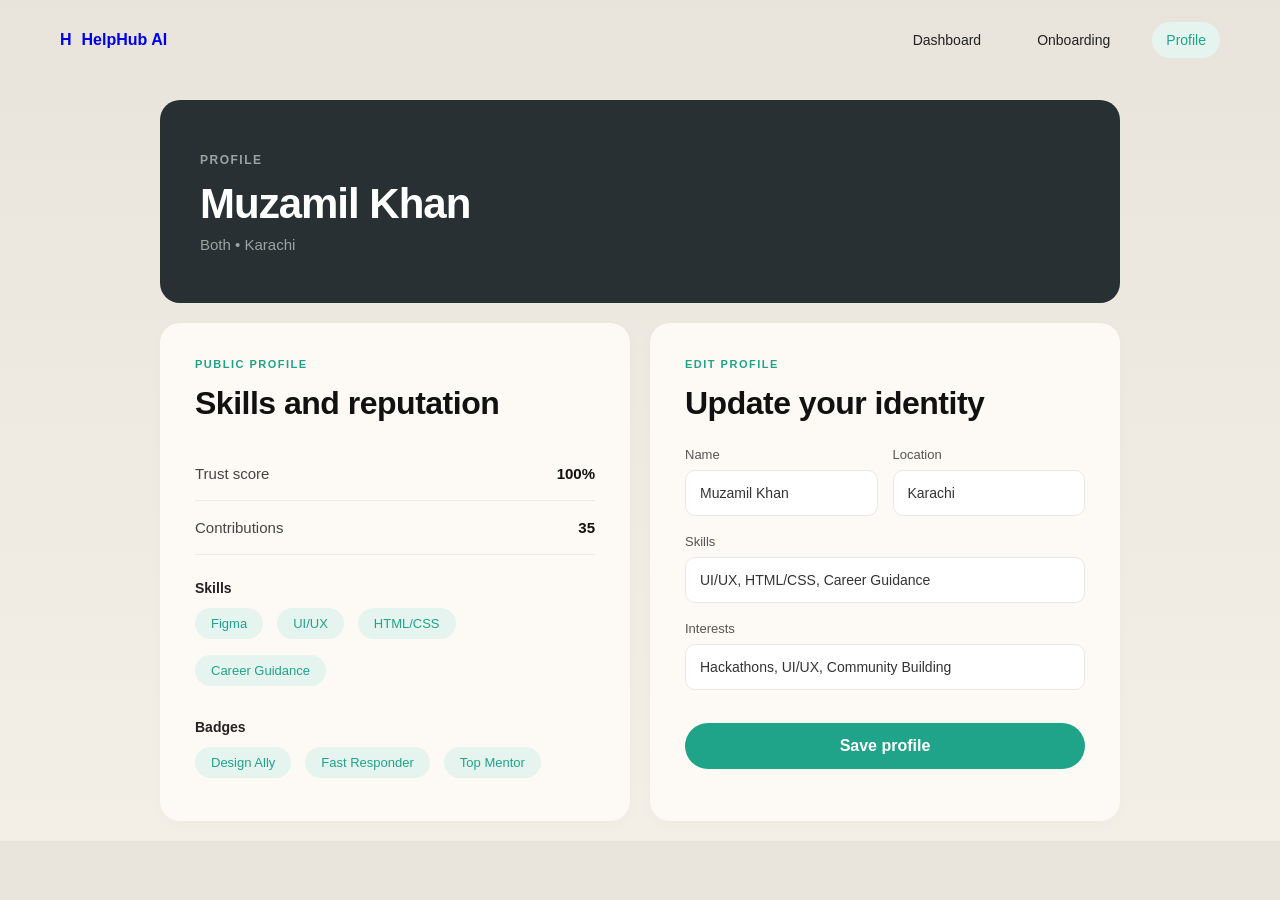
<file: profile.html>
<!DOCTYPE html>
<html lang="en">

<head>
  <meta charset="UTF-8">
  <meta name="viewport" content="width=device-width, initial-scale=1.0">
  <title>Profile - HelpHub AI</title>
  <link rel="stylesheet" href="style.css">
</head>

<body>

  <nav class="navbar">
    <a href="./index.html" class="logo">
      <span class="logo-icon">H</span>
      <span class="logo-text">HelpHub AI</span>
    </a>
    <div class="nav-links mobile-text-links">
      <a href="./dashboard.html">Dashboard</a>
      <a href="./oonboarding.html">Onboarding</a>
      <a href="./leaderboard.html" class="active-nav-btn">Profile</a>
    </div>
  </nav>

  <div class="profile-wrapper">
    <div class="profile-header-card">
      <small>PROFILE</small>
      <h1>Muzamil Khan </h1>
      <p>Both • Karachi</p>
    </div>

    <div class="profile-content">

      <div class="profile-card">
        <span class="profile-card-label">PUBLIC PROFILE</span>
        <h2>Skills and reputation</h2>

        <div class="profile-stat">
          <span>Trust score</span>
          <strong>100%</strong>
        </div>
        <div class="profile-stat">
          <span>Contributions</span>
          <strong>35</strong>
        </div>

        <div class="profile-tags-group">
          <h4>Skills</h4>
          <div class="tags">
            <span class="profile-tag">Figma</span>
            <span class="profile-tag">UI/UX</span>
            <span class="profile-tag">HTML/CSS</span>
            <span class="profile-tag">Career Guidance</span>
          </div>
        </div>

        <div class="profile-tags-group">
          <h4>Badges</h4>
          <div class="tags">
            <span class="profile-tag">Design Ally</span>
            <span class="profile-tag">Fast Responder</span>
            <span class="profile-tag">Top Mentor</span>
          </div>
        </div>
      </div>

      <div class="profile-card">
        <span class="profile-card-label">EDIT PROFILE</span>
        <h2>Update your identity</h2>

        <form action="#">
          <div class="profile-form-row">
            <div class="form-group">
              <label>Name</label>
              <input type="text" value="Muzamil Khan">
            </div>
            <div class="form-group">
              <label>Location</label>
              <input type="text" value="Karachi">
            </div>
          </div>

          <div class="form-group">
            <label>Skills</label>
            <input type="text" value="UI/UX, HTML/CSS, Career Guidance">
          </div>

          <div class="form-group">
            <label>Interests</label>
            <input type="text" value="Hackathons, UI/UX, Community Building">
          </div>

          <button type="submit" class="save-profile-btn">Save profile</button>
        </form>
      </div>

    </div>
  </div>

</body>

</html>
</file>
<file: index.css>
:root {
    --bg: #f4efe6;
    --surface: rgba(255, 250, 243, 0.88);
    --surface-strong: #fffaf3;
    --surface-dark: #1d2d2a;
    --text: #1a1f1d;
    --muted: #5f685f;
    --line: rgba(34, 54, 47, 0.1);
    --primary: #0f766e;
    --primary-strong: #115e59;
    --accent: #f59e0b;
    --danger: #dc2626;
    --success: #15803d;
    --shadow: 0 24px 60px rgba(17, 33, 29, 0.12);
    --radius-xl: 32px;
    --radius-lg: 22px;
    --container: 1180px;
    --heading-font: "Space Grotesk", "Segoe UI", sans-serif;
    --body-font: "Plus Jakarta Sans", "Segoe UI", sans-serif;
}

/* RESET */
* { box-sizing: border-box; }

html { scroll-behavior: smooth; }

body {
    margin: 0;
    font-family: var(--body-font);
    color: var(--text);
    background:
        radial-gradient(circle at top left, rgba(16, 185, 129, 0.12), transparent 30%),
        radial-gradient(circle at top right, rgba(245, 158, 11, 0.16), transparent 28%),
        linear-gradient(180deg, #f7f0e6 0%, #f4efe6 52%, #efe7da 100%);
    min-height: 100vh;
}

a { color: inherit; text-decoration: none; }
img { max-width: 100%; display: block; }

button, input, select, textarea {
    font: inherit;
}

.container {
    width: min(var(--container), calc(100% - 32px));
    margin: 0 auto;
}

.site-shell { padding-bottom: 48px; }

/* ================= NAVBAR ================= */
.topbar {
    position: sticky;
    top: 0;
    z-index: 20;
    backdrop-filter: blur(14px);
    background: rgba(244, 239, 230, 0.78);
    border-bottom: 1px solid rgba(29, 45, 42, 0.08);
}

.nav {
    display: flex;
    align-items: center;
    justify-content: space-between;
    gap: 20px;
    min-height: 78px;
}

.brand {
    display: inline-flex;
    align-items: center;
    gap: 14px;
    font-family: var(--heading-font);
    font-weight: 700;
}

.brand-badge {
    width: 44px;
    height: 44px;
    display: grid;
    place-items: center;
    border-radius: 14px;
    background: linear-gradient(135deg, #0f766e, #14b8a6);
    color: white;
    box-shadow: var(--shadow);
}

/* NAV LINKS */
.nav-links,
.nav-actions,
.tag-row,
.card-meta {
    display: flex;
    align-items: center;
    gap: 12px;
    flex-wrap: wrap;
}

.nav-links a {
    padding: 10px 14px;
    border-radius: 999px;
    color: var(--muted);
}

.nav-links a:hover,
.nav-links a.active {
    background: rgba(15, 118, 110, 0.1);
    color: var(--primary-strong);
}

/* ================= BADGES / TAGS ================= */
.pill,
.tag {
    display: inline-flex;
    align-items: center;
    padding: 8px 12px;
    border-radius: 999px;
    border: 1px solid rgba(17, 33, 29, 0.08);
    color: var(--muted);
    background: rgba(255, 255, 255, 0.65);
}

.tag {
    background: rgba(15, 118, 110, 0.08);
    color: var(--primary-strong);
    font-weight: 600;
}

.tag.urgent { background: rgba(220, 38, 38, 0.1); color: var(--danger); }
.tag.success { background: rgba(21, 128, 61, 0.1); color: var(--success); }

/* ================= BUTTONS ================= */
.btn {
    display: inline-flex;
    align-items: center;
    justify-content: center;
    padding: 14px 20px;
    border-radius: 999px;
    font-weight: 700;
    cursor: pointer;
    transition: 0.2s;
}

.btn:hover { transform: translateY(-2px); }

.btn-primary {
    background: linear-gradient(135deg, var(--primary), #14b8a6);
    color: white;
    box-shadow: 0 18px 36px rgba(15, 118, 110, 0.22);
}

.btn-secondary {
    background: white;
    border: 1px solid rgba(17, 33, 29, 0.08);
}

/* ================= HERO ================= */
.hero { padding: 60px 0 34px; }

.hero-grid {
    display: grid;
    grid-template-columns: 1.2fr 0.8fr;
    gap: 24px;
}

.hero-copy,
.hero-panel {
    border-radius: var(--radius-xl);
    padding: 28px;
}

.hero-copy {
    background: linear-gradient(160deg, rgba(255, 250, 243, 0.9) 0%, rgba(246, 240, 230, 0.85) 100%);
}

.hero-panel {
    background: linear-gradient(180deg, #173430, #102926);
    color: white;
    position: relative;
    overflow: hidden;
}

.orb {
    position: absolute;
    top: 24px;
    right: 24px;
    width: 82px;
    height: 82px;
    border-radius: 50%;
    background: radial-gradient(circle, #fde68a, #f59e0b);
}

/* ================= STATS ================= */
.stats-grid {
    margin-top: 20px;
    display: grid;
    grid-template-columns: repeat(3, 1fr);
    gap: 16px;
}

.stat-card,
.feature-card,
.request-card {
    border-radius: 24px;
    padding: 22px;
    background: var(--surface);
    box-shadow: var(--shadow);
}
.stack {
    display: grid;
    gap: 16px; /* 👈 this adds space between feature cards */
}
/* ================= SECTION ================= */
.section { padding: 24px 0; }

.section-head {
    display: flex;
    justify-content: space-between;
    align-items: end;
    margin-bottom: 20px;
}

/* ================= CARDS ================= */
.card-grid {
    display: grid;
    grid-template-columns: repeat(3, 1fr);
    gap: 20px;
}

.request-card {
    display: flex;
    flex-direction: column;
    gap: 14px;
}

.request-card:hover {
    transform: translateY(-6px);
    box-shadow: 0 30px 70px rgba(0,0,0,0.12);
}

/* ================= TEXT ================= */
h1, h2, h3 {
    font-family: var(--heading-font);
    margin: 0 0 12px;
}

p {
    color: var(--muted);
    line-height: 1.7;
}

.eyebrow,
.section-kicker {
    text-transform: uppercase;
    letter-spacing: 0.16em;
    font-size: 0.78rem;
    font-weight: 800;
    color: var(--primary-strong);
}

/* ================= LIST ================= */
.list-item {
    display: flex;
    justify-content: space-between;
    padding: 16px 0;
    border-bottom: 1px solid var(--line);
}

.no-border {
    border: none !important;
}

/* ================= FOOTER ================= */
.footer {
   margin-left: 100px;
    color: var(--muted);
}

/* ================= ANIMATION ================= */
.fade-in {
    opacity: 0;
    transform: translateY(16px);
    animation: reveal 0.6s ease forwards;
}

@keyframes reveal {
    to {
        opacity: 1;
        transform: translateY(0);
    }
}

/* ================= RESPONSIVE (MERGED CLEAN) ================= */
@media (max-width: 980px) {
    .hero-grid { grid-template-columns: 1fr; }
    .card-grid { grid-template-columns: repeat(2, 1fr); }
    .stats-grid { grid-template-columns: repeat(2, 1fr); }

}

@media (max-width: 600px) {
    .card-grid,
    .stats-grid {
        grid-template-columns: 1fr;
    }

    .hero-copy,
    .hero-panel {
        padding: 20px;
    }

    h1 { font-size: 2.2rem; }
   
    .footer {
   margin-left: 10px;

}

/* ONLY FIX FOR BLACK TEXT INSIDE FEATURE CARD */
.feature-card h3,
.feature-card p {
    color: black;
} }
.menu-toggle {
    display: none;
    font-size: 26px;
    background: none;
    border: none;
    cursor: pointer;
}

/* MOBILE */
@media (max-width: 980px) {
    .menu-toggle {
        display: block;
    }

    .nav-links {
        display: none;
        flex-direction: column;
        width: 100%;
        margin-top: 10px;
    }

    .nav-links.active {
        display: flex;
    }
}
</file>
<file: style.css>
* {
  margin: 0;
  padding: 0;
  box-sizing: border-box;
  font-family: Inter, Arial, sans-serif;
}

body {
  background: linear-gradient(180deg, #e9e4db, #f3efe7);
  color: #222;
}

a,
a:visited,
a:hover,
a:active {
  text-decoration: none;
}


/* ================= NAVBAR ================= */

.navbar {
  display: flex;
  justify-content: space-between;
  align-items: center;
  padding: 22px 60px;
}

.topbar {
  position: sticky;
    top: 0;
    z-index: 20;
    backdrop-filter: blur(14px);
    background: rgba(244, 239, 230, 0.78);
    border-bottom: 1px solid rgba(29, 45, 42, 0.08);
}

.nav {
    display: flex;
    align-items: center;
    justify-content: space-between;
    gap: 20px;
    min-height: 78px;
}

.brand {
    display: inline-flex;
    align-items: center;
    gap: 14px;
    font-family: var(--heading-font);
    font-weight: 700;
}

.brand-badge {
    width: 44px;
    height: 44px;
    display: grid;
    place-items: center;
    border-radius: 14px;
    background: linear-gradient(135deg, #0f766e, #14b8a6);
    color: white;
    box-shadow: var(--shadow);
}

/* NAV LINKS */
.nav-links,
.nav-actions,
.tag-row,
.card-meta {
    display: flex;
    align-items: center;
    gap: 12px;
    flex-wrap: wrap;
}

.nav-links a {
    padding: 10px 14px;
    border-radius: 999px;
    color: var(--muted);
}

.nav-links a:hover,
.nav-links a.active {
    background: rgba(15, 118, 110, 0.1);
    color: var(--primary-strong);
}

/* ================= BADGES / TAGS ================= */
.pill,
.tag {
    display: inline-flex;
    align-items: center;
    padding: 8px 12px;
    border-radius: 999px;
    border: 1px solid rgba(17, 33, 29, 0.08);
    color: var(--muted);
    background: rgba(255, 255, 255, 0.65);
}

.tag {
    background: rgba(15, 118, 110, 0.08);
    color: var(--primary-strong);
    font-weight: 600;
}

.tag.urgent { background: rgba(220, 38, 38, 0.1); color: var(--danger); }
.tag.success { background: rgba(21, 128, 61, 0.1); color: var(--success); }
/* Responsive navbar: wrap links below the logo on smaller screens */
@media (max-width: 900px) {
  .navbar {
    padding: 16px 20px;
    align-items: center;
  }
  /* let the logo sit on the left and nav-links take a full row */
  .logo {
    flex: 0 0 auto;
  }
  .nav-links {
    display: flex;
    flex-basis: 100%;
    justify-content: flex-end;
    gap: 12px;
    margin-top: 10px;
    flex-wrap: wrap;
  }
  .nav-links a,
  .nav-links span {
    padding: 8px 10px;
  }
  .join-btn {
    padding: 8px 12px;
  }
}

@media (max-width: 480px) {
  .navbar {
    padding: 12px 12px;
  }
  .nav-links {
    justify-content: flex-start;
    gap: 8px;
  }
  .nav-links a,
  .nav-links span {
    font-size: 14px;
    padding: 8px;
  }
  /* make the join button compact on small screens */
  .join-btn {
    padding: 6px 10px;
  }
}

.logo {
  display: flex;
  align-items: center;
  gap: 10px;
  font-weight: 600;
}

.logo-box {
  width: 36px;
  height: 36px;
  border-radius: 10px;
  background: #1fa389;
  display: flex;
  align-items: center;
  justify-content: center;
  color: white;
  font-weight: bold;
}

.nav-links {
  display: flex;
  gap: 28px;
  align-items: center;
  font-size: 14px;
}

.join-btn {
  background: #1fa389;
  padding: 10px 18px;
  border-radius: 20px;
  color: white;
  text-decoration: none;
}

/* HERO */

.hero {
  max-width: 1200px;
  margin: auto;
  display: grid;
  grid-template-columns: 1.2fr 1fr;
  gap: 40px;
  padding: 40px 20px;
}

.hero-left {
  background: #f7f3ea;
  padding: 50px;
  border-radius: 30px;
}

.hero-left small {
  letter-spacing: 2px;
  color: #5f6f66;
}

.hero-left h1 {
  font-size: 54px;
  margin: 18px 0;
  line-height: 1.1;
}

.hero-left p {
  color: #666;
  margin-bottom: 20px;
}

.hero-buttons {
  display: flex;
  gap: 12px;
  margin-bottom: 30px;
}

.primary-btn {
  background: #1fa389;
  color: white;
  padding: 12px 18px;
  border-radius: 20px;
  text-decoration: none;
}

.explore-hero {
  background: linear-gradient(135deg, #1e2a2f, #2f3e46);
  color: #fff;
  padding: 40px 28px;
  margin: 28px auto;
  border-radius: 20px;
  max-width: 1200px;
}
.explore-hero .ai-tag {
  letter-spacing: 2px;
  color: rgba(255, 255, 255, 0.8);
  font-size: 12px;
  margin-bottom: 8px;
}
.explore-hero h1 {
  font-size: 34px;
  margin: 6px 0 10px;
  line-height: 1.15;
}
.explore-hero .ai-sub {
  color: rgba(255, 255, 255, 0.85);
  max-width: 900px;
}

.explore-container {
  max-width: 1200px;
  margin: 0 auto 40px;
  padding: 20px;
  display: grid;
  grid-template-columns: 280px 1fr;
  gap: 24px;
  align-items: start;
}

.filters {
  background: #fff;
  padding: 18px;
  border-radius: 12px;
  box-shadow: 0 10px 20px rgba(0, 0, 0, 0.04);
  height: max-content;
  position: sticky;
  top: 20px;
}

.filter-tag {
  letter-spacing: 2px;
  color: #777;
  font-size: 12px;
  margin-bottom: 8px;
}

.feed {
  display: grid;
  grid-template-columns: repeat(2, 1fr);
  gap: 18px;
}

.feed-card {
  background: #fff;
  padding: 18px;
  border-radius: 12px;
  box-shadow: 0 10px 20px rgba(0, 0, 0, 0.04);
  display: flex;
  flex-direction: column;
  gap: 12px;
  min-height: 120px;
}

.tags {
  display: flex;
  gap: 8px;
  flex-wrap: wrap;
}

/* tag color variants used in explore.html */
.tag {
  display: inline-block;
  padding: 4px 10px;
  border-radius: 10px;
  font-size: 12px;
}
.tag.red {
  background: #ffe9e9;
  color: #b80f0f;
}
.tag.green {
  background: #e6f9ed;
  color: #117a4b;
}
.tag.yellow {
  background: #fff4d6;
  color: #b06f00;
}
.tag.blue {
  background: #e8f3ff;
  color: #205a9c;
}

.feed-card button {
  position: static;
  margin-top: 8px;
  padding: 8px 14px;
  border-radius: 20px;
  border: 1px solid #e6e6e6;
  background: #fff;
  color: #000;
  cursor: pointer;
  align-self: flex-start;
}
.feed-card button:hover {
  background: #f5f5f5;
}

@media (max-width: 900px) {
  .explore-container {
    grid-template-columns: 1fr;
  }
  .feed {
    grid-template-columns: 1fr;
  }
  .explore-hero h1 {
    font-size: 28px;
  }
  .filters {
    position: static;
    width: 100%;
  }
}

.secondary-btn {
  background: white;
  padding: 12px 18px;
  border-radius: 20px;
  text-decoration: none;
  color: #333;
  border: 1px solid #ddd;
}

/* STATS */

.stats {
  display: grid;
  grid-template-columns: repeat(3, 1fr);
  gap: 15px;
}

.stat-card {
  background: white;
  padding: 22px;
  border-radius: 18px;
  box-shadow: 0 10px 20px rgba(0, 0, 0, 0.05);
}

.stat-card h3 {
  font-size: 28px;
  margin-bottom: 6px;
}

/* RIGHT CARD */

.hero-right {
  background: #0d3d35;
  padding: 40px;
  border-radius: 28px;
  color: white;
  position: relative;
}

.circle {
  width: 70px;
  height: 70px;
  background: linear-gradient(#ffd56a, #f0b400);
  border-radius: 50%;
  position: absolute;
  top: 20px;
  right: 20px;
}

.hero-right h2 {
  font-size: 32px;
  margin-bottom: 15px;
}

.hero-right p {
  color: #d3ded9;
  margin-bottom: 20px;
}

.feature-box {
  background: #f4efe7;
  color: #333;
  padding: 18px;
  border-radius: 16px;
  margin-bottom: 15px;
}

.feature-box strong {
  display: block;
  margin-bottom: 6px;
}

/* SECTION */

.section {
  max-width: 1200px;
  margin: auto;
  padding: 70px 20px;
}

.section h2 {
  font-size: 36px;
  margin-bottom: 30px;
}

/* FLOW CARDS */

.flow {
  display: grid;
  grid-template-columns: repeat(3, 1fr);
  gap: 20px;
}

.flow-card {
  background: white;
  padding: 24px;
  border-radius: 20px;
  box-shadow: 0 10px 20px rgba(0, 0, 0, 0.05);
}

/* COMMUNITY */

.community {
  display: grid;
  grid-template-columns: repeat(3, 1fr);
  gap: 20px;
}

.community-card {
  background: white;
  padding: 24px;
  border-radius: 20px;
  box-shadow: 0 10px 20px rgba(0, 0, 0, 0.05);
}

.tag {
  display: inline-block;
  background: #e6f4ef;
  padding: 4px 10px;
  border-radius: 10px;
  font-size: 12px;
  margin-right: 6px;
}

.open-btn {
  margin-top: 15px;
  display: inline-block;
  background: #f4f4f4;
  padding: 8px 14px;
  border-radius: 20px;
  text-decoration: none;
  color: #333;
  font-size: 13px;
}

/* FOOTER */

.footer {
  text-align: center;
  font-size: 13px;
  padding: 30px;
  color: #777;
}

/* RESPONSIVE */

@media (max-width: 900px) {
  .hero {
    grid-template-columns: 1fr;
  }

  .stats {
    grid-template-columns: 1fr;
  }

  .flow {
    grid-template-columns: 1fr;
  }

  .community {
    grid-template-columns: 1fr;
  }
}

/* MAIN CONTAINER */

.container {
  max-width: 1200px;
  margin: auto;
  padding: 40px 20px;
  display: flex;
  gap: 30px;
}

/* LEFT CARD */

.left-card {
  flex: 1;
  background: linear-gradient(135deg, #0c3d36, #0b2e2b);
  color: white;
  padding: 50px;
  border-radius: 30px;
}

.left-card small {
  letter-spacing: 2px;
  color: #cbd5d1;
}

.left-card h1 {
  font-size: 48px;
  margin: 20px 0;
}

.left-card p {
  color: #cbd5d1;
  line-height: 1.6;
  margin-bottom: 20px;
}

.left-card ul {
  color: #cbd5d1;
  line-height: 1.8;
}

/* RIGHT CARD */

.right-card {
  flex: 1;
  background: #f8f3ea;
  padding: 40px;
  border-radius: 30px;
  box-shadow: 0 10px 30px rgba(0, 0, 0, 0.05);
}

.right-card small {
  letter-spacing: 2px;
  color: #777;
}

.right-card h2 {
  font-size: 32px;
  margin: 15px 0 30px;
}

label {
  font-size: 14px;
  color: #444;
  display: block;
  margin-bottom: 6px;
}

input,
select {
  width: 100%;
  padding: 12px;
  border-radius: 10px;
  border: 1px solid #ddd;
  margin-bottom: 18px;
  background: white;
}

.row {
  display: flex;
  gap: 15px;
}

.row div {
  flex: 1;
}

button {
  width: 100%;
  padding: 14px;
  border: none;
  border-radius: 30px;
  background: #1db59c;
  color: white;
  font-size: 16px;
  cursor: pointer;
}

button:hover {
  opacity: 0.9;
}

/* RESPONSIVE */

@media (max-width: 900px) {
  .container {
    flex-direction: column;
  }

  .left-card h1 {
    font-size: 36px;
  }
}
.clicked-btn {
  color: #1fa389;
  font-weight: 600;
  position: relative;
}
/* AI HERO */
.ai-hero {
  background: linear-gradient(135deg, #1e2a2f, #2f3e46);
  color: #fff;
  padding: 60px 40px;
  border-radius: 20px;
  margin: 20px;
}

.ai-hero h1 {
  font-size: 32px;
  margin: 10px 0;
}

.ai-sub {
  opacity: 0.8;
  max-width: 600px;
}

.ai-tag {
  font-size: 12px;
  letter-spacing: 2px;
  opacity: 0.7;
}

/* STATS */
.ai-stats {
  display: flex;
  gap: 20px;
  padding: 20px;
}

.card {
  background: #f5f5f5;
  padding: 20px;
  border-radius: 15px;
  flex: 1;
}

.card h3 {
  margin-bottom: 10px;
}

/* REQUESTS */
.ai-requests {
  background: #f9f9f9;
  margin: 20px;
  padding: 30px;
  border-radius: 20px;
}

.ai-requests h2 {
  margin-bottom: 20px;
}

.request-card {
  background: #fff;
  padding: 15px 20px;
  border-radius: 12px;
  margin-bottom: 15px;
  position: relative;
}

.request-card h4 {
  margin-bottom: 5px;
}

.request-card p {
  font-size: 14px;
  opacity: 0.7;
}

/* BADGES */
.badge {
  position: absolute;
  top: 15px;
  right: 20px;
  background: #2ecc71;
  color: #fff;
  padding: 5px 10px;
  border-radius: 20px;
  font-size: 12px;
}

.badge.medium {
  background: #f39c12;
}

.badge.low {
  background: #3498db;
}
/* Explore styles consolidated above (removed duplicate block) */

.active-nav-btn {
  background: #e6f4ef;
  color: #1fa389 !important;
  padding: 8px 18px;
  border-radius: 20px;
  font-weight: 500;
}

.profile-wrapper {
  max-width: 1000px;
  margin: 0 auto;
  padding: 20px;
  display: flex;
  flex-direction: column;
  gap: 20px;
}

.profile-header-card {
  background: #283033;
  color: white;
  padding: 50px 40px;
  border-radius: 20px;
}

.profile-header-card small {
  font-size: 12px;
  letter-spacing: 1.5px;
  color: #9ba4a1;
  text-transform: uppercase;
  font-weight: 600;
}

.profile-header-card h1 {
  font-size: 42px;
  margin: 12px 0 8px;
  font-weight: 600;
  letter-spacing: -1px;
}

.profile-header-card p {
  color: #9ba4a1;
  font-size: 15px;
}

.profile-content {
  display: grid;
  grid-template-columns: 1fr 1fr;
  gap: 20px;
}

.profile-card {
  background: #fdfaf5;
  border-radius: 20px;
  padding: 35px;
  box-shadow: 0 4px 15px rgba(0, 0, 0, 0.02);
}

.profile-card-label {
  font-size: 11px;
  letter-spacing: 1.5px;
  color: #1fa389;
  text-transform: uppercase;
  font-weight: 700;
  margin-bottom: 15px;
  display: block;
}

.profile-card h2 {
  font-size: 32px;
  margin-bottom: 25px;
  color: #111;
  letter-spacing: -0.5px;
}

/* Stats List */
.profile-stat {
  display: flex;
  justify-content: space-between;
  padding: 18px 0;
  border-bottom: 1px solid #eaeaea;
  font-size: 15px;
  color: #444;
}

.profile-stat:last-of-type {
  margin-bottom: 10px;
}

.profile-stat strong {
  font-weight: 600;
  color: #111;
}

.profile-tags-group {
  margin-top: 25px;
}

.profile-tags-group h4 {
  font-size: 14px;
  margin-bottom: 12px;
  color: #222;
  font-weight: 600;
}

.profile-tag {
  display: inline-block;
  background: #e6f4ef;
  color: #1fa389;
  padding: 8px 16px;
  border-radius: 20px;
  font-size: 13px;
  margin-right: 6px;
  margin-bottom: 8px;
  font-weight: 500;
}

/* Form Layout */
.profile-form-row {
  display: flex;
  gap: 15px;
}

.profile-form-row .form-group {
  flex: 1;
}

.form-group {
  margin-bottom: 18px;
}

.form-group label {
  font-size: 13px;
  font-weight: 500;
  margin-bottom: 8px;
  color: #555;
}

.profile-card input {
  background: #ffffff;
  border: 1px solid #e8e8e8;
  padding: 14px;
  font-size: 14px;
  color: #333;
  margin-bottom: 0;
}

.save-profile-btn {
  background: #1fa389;
  color: white;
  padding: 14px;
  border-radius: 30px;
  font-weight: 600;
  margin-top: 15px;
  width: 100%;
  cursor: pointer;
  transition: background 0.2s ease;
}

.save-profile-btn:hover {
  background: #198a73;
}

/* Mobile Responsive */
@media (max-width: 850px) {
  .profile-content {
    grid-template-columns: 1fr;
  }
  .profile-form-row {
    flex-direction: column;
    gap: 0;
  }
  .nav-links.mobile-text-links {
    display: flex !important;
    gap: 15px;
    flex-wrap: wrap;
    justify-content: center;
  }
}

.message-list {
  display: flex;
  flex-direction: column;
  gap: 16px;
}

.message-item {
  border: 1px solid #f0f0f0;
  border-radius: 16px;
  padding: 20px;
  display: flex;
  justify-content: space-between;
  align-items: center;
  background: #ffffff;
  box-shadow: 0 2px 8px rgba(0, 0, 0, 0.01);
}

.msg-content {
  max-width: 75%;
}

.msg-content strong {
  display: block;
  font-size: 14px;
  color: #111;
  margin-bottom: 8px;
  font-weight: 600;
}

.msg-content p {
  font-size: 13px;
  color: #666;
  line-height: 1.5;
  margin: 0;
}

.msg-time {
  background: #e6f4ef;
  color: #1fa389;
  padding: 10px 14px;
  border-radius: 30px;
  font-size: 11px;
  font-weight: 700;
  text-align: center;
  line-height: 1.3;
}

.custom-select,
.custom-textarea {
  width: 100%;
  padding: 14px;
  border-radius: 10px;
  border: 1px solid #e8e8e8;
  background: #ffffff;
  font-size: 14px;
  color: #333;
  margin-bottom: 0;
  font-family: inherit;
}

.custom-textarea {
  resize: vertical;
  min-height: 100px;
}

.custom-select:focus,
.custom-textarea:focus {
  outline: none;
  border-color: #1fa389;
}

.request-wrapper {
  max-width: 1000px;
  margin: 0 auto;
  padding: 20px;
  display: flex;
  flex-direction: column;
  gap: 20px;
}

.request-hero {
  background: #283033;
  color: white;
  padding: 50px 40px;
  border-radius: 20px;
}

.request-hero small {
  font-size: 11px;
  letter-spacing: 1.5px;
  color: #9ba4a1;
  text-transform: uppercase;
  font-weight: 700;
  display: block;
  margin-bottom: 12px;
}

.request-hero h1 {
  font-size: 42px;
  margin: 0 0 12px 0;
  font-weight: 600;
  letter-spacing: -1px;
  line-height: 1.1;
}

.request-hero p {
  color: #9ba4a1;
  font-size: 15px;
}

.request-body {
  display: grid;
  grid-template-columns: 1.3fr 1fr;
  gap: 20px;
}

.request-card {
  background: #fdfaf5;
  border-radius: 20px;
  padding: 35px;
  box-shadow: 0 4px 15px rgba(0, 0, 0, 0.02);
}

/* FORM STYLES OVERRIDE */
.request-form label {
  font-size: 13px;
  font-weight: 600;
  color: #333;
  margin-bottom: 8px;
  display: block;
}

.request-form input,
.request-form select,
.request-form textarea {
  width: 100%;
  padding: 14px;
  border-radius: 10px;
  border: 1px solid #e8e8e8;
  background: #ffffff;
  font-size: 14px;
  color: #333;
  margin-bottom: 20px;
  font-family: inherit;
  box-shadow: none;
}

.request-form input:focus,
.request-form select:focus,
.request-form textarea:focus {
  outline: none;
  border-color: #1fa389;
}

.request-form textarea {
  resize: vertical;
  min-height: 120px;
}

.request-form-row {
  display: flex;
  gap: 15px;
}

.request-form-row > div {
  flex: 1;
}

/* BUTTONS */
.request-actions {
  display: flex;
  gap: 15px;
  margin-top: 10px;
}

.btn-outline {
  background: #ffffff;
  border: 1px solid #e8e8e8;
  color: #111;
  font-weight: 600;
  padding: 12px 20px;
  border-radius: 30px;
  cursor: pointer;
  width: auto;
  transition: all 0.2s;
}

.btn-outline:hover {
  background: #f4f4f4;
}

.btn-primary {
  background: #1fa389;
  color: white;
  border: none;
  font-weight: 600;
  padding: 12px 20px;
  border-radius: 30px;
  cursor: pointer;
  width: auto;
  transition: all 0.2s;
}

.btn-primary:hover {
  background: #198a73;
}

/* AI ASSISTANT PANEL */
.ai-panel-label {
  font-size: 11px;
  letter-spacing: 1.5px;
  color: #1fa389;
  text-transform: uppercase;
  font-weight: 700;
  margin-bottom: 15px;
  display: block;
}

.request-ai-card h2 {
  font-size: 32px;
  margin-bottom: 25px;
  color: #111;
  letter-spacing: -0.5px;
  line-height: 1.1;
}

.ai-suggestion-list {
  display: flex;
  flex-direction: column;
}

.ai-suggestion-item {
  display: flex;
  justify-content: space-between;
  align-items: flex-start;
  padding: 18px 0;
  border-bottom: 1px solid #eaeaea;
  font-size: 14px;
  color: #444;
  gap: 20px;
}

.ai-suggestion-item:last-child {
  border-bottom: none;
  padding-bottom: 0;
}

.ai-suggestion-item .key {
  color: #555;
  flex-shrink: 0;
}

.ai-suggestion-item .value {
  font-weight: 600;
  color: #111;
  text-align: right;
  line-height: 1.4;
}

/* RESPONSIVE */
@media (max-width: 850px) {
  .request-body {
    grid-template-columns: 1fr;
  }
  .request-form-row {
    flex-direction: column;
    gap: 0;
  }
  .request-form-row[style] {
    max-width: 100% !important;
  }
  .request-actions {
    flex-direction: column;
  }
  .btn-outline,
  .btn-primary {
    width: 100%;
  }
  .ai-suggestion-item {
    flex-direction: column;
    gap: 8px;
    text-align: left;
  }
  .ai-suggestion-item .value {
    text-align: left;
  }
}
/* ========================================= */
/* DASHBOARD PAGE CSS                        */
/* ========================================= */

.dashboard-wrapper {
  max-width: 1200px;
  margin: 0 auto;
  padding: 20px;
  display: flex;
  flex-direction: column;
  gap: 24px;
}

/* HERO */
.dashboard-hero {
  background: #283033;
  color: white;
  padding: 40px 40px;
  border-radius: 20px;
}

.dashboard-hero small {
  font-size: 11px;
  letter-spacing: 1.5px;
  color: #9ba4a1;
  text-transform: uppercase;
  font-weight: 700;
  display: block;
  margin-bottom: 12px;
}

.dashboard-hero h1 {
  font-size: 46px;
  margin: 0 0 10px 0;
  font-weight: 600;
  letter-spacing: -1px;
}

.dashboard-hero p {
  color: #9ba4a1;
  font-size: 15px;
}

/* STATS */
.dashboard-stats {
  display: grid;
  grid-template-columns: repeat(4, 1fr);
  gap: 20px;
}

.stat-box {
  background: #ffffff;
  padding: 24px;
  border-radius: 16px;
  box-shadow: 0 4px 10px rgba(0,0,0,0.02);
}

.stat-label {
  font-size: 11px;
  letter-spacing: 1.5px;
  color: #1fa389;
  text-transform: uppercase;
  font-weight: 700;
  display: block;
  margin-bottom: 15px;
}

.stat-box h3 {
  font-size: 32px;
  margin-bottom: 10px;
  color: #111;
}

.stat-box p {
  font-size: 13px;
  color: #666;
  line-height: 1.4;
}

/* MAIN CONTENT GRID */
.dashboard-content {
  display: grid;
  grid-template-columns: 1.6fr 1fr;
  gap: 24px;
  align-items: start;
}

/* LEFT: RECENT REQUESTS */
.section-header {
  display: flex;
  justify-content: space-between;
  align-items: flex-end;
  margin-bottom: 20px;
}

.section-header small {
  font-size: 11px;
  letter-spacing: 1.5px;
  color: #1fa389;
  text-transform: uppercase;
  font-weight: 700;
  display: block;
  margin-bottom: 8px;
}

.section-header h2 {
  font-size: 32px;
  color: #111;
  letter-spacing: -0.5px;
}

.btn-round {
  background: #ffffff;
  border: none;
  padding: 10px 20px;
  border-radius: 30px;
  font-weight: 600;
  color: #111;
  cursor: pointer;
  box-shadow: 0 2px 8px rgba(0,0,0,0.04);
  font-size: 13px;
  width: auto;
}

.dash-request-list {
  display: flex;
  flex-direction: column;
  gap: 16px;
}

.dash-req-card {
  background: #ffffff;
  padding: 24px;
  border-radius: 16px;
  box-shadow: 0 4px 10px rgba(0,0,0,0.02);
}

.top-badges {
  display: flex;
  gap: 8px;
  margin-bottom: 12px;
}

.badge-pill {
  font-size: 11px;
  padding: 4px 12px;
  border-radius: 20px;
  font-weight: 600;
}

.badge-pill.outline { border: 1px solid #e0e0e0; color: #555; }
.badge-pill.light-red { background: #ffebeb; color: #d64545; }
.badge-pill.light-green { background: #e6f4ef; color: #1fa389; }
.badge-pill.light-blue { background: #ebf5ff; color: #0073e6; }
.badge-pill.light-gray { background: #f0f0f0; color: #666; }

.dash-req-card h4 {
  font-size: 18px;
  margin-bottom: 8px;
  color: #111;
}

.dash-req-card p {
  font-size: 14px;
  color: #666;
  margin-bottom: 16px;
  line-height: 1.5;
}

.card-footer {
  display: flex;
  justify-content: space-between;
  align-items: center;
  margin-top: 20px;
  padding-top: 16px;
  border-top: 1px solid #f0f0f0;
}

.user-info strong {
  display: block;
  font-size: 13px;
  color: #111;
}

.user-info span {
  font-size: 12px;
  color: #888;
}

.btn-outline-small {
  background: transparent;
  border: 1px solid #ddd;
  padding: 8px 16px;
  border-radius: 20px;
  font-size: 13px;
  font-weight: 600;
  color: #333;
  cursor: pointer;
  width: auto;
}

/* RIGHT: SIDEBAR */
.dashboard-sidebar {
  display: flex;
  flex-direction: column;
  gap: 20px;
}

.side-card {
  background: #ffffff;
  padding: 24px;
  border-radius: 16px;
  box-shadow: 0 4px 10px rgba(0,0,0,0.02);
}

.side-label {
  font-size: 11px;
  letter-spacing: 1.5px;
  color: #1fa389;
  text-transform: uppercase;
  font-weight: 700;
  display: block;
  margin-bottom: 12px;
}

.side-card h3 {
  font-size: 20px;
  margin-bottom: 20px;
  color: #111;
}

/* Insight List */
.insight-list {
  display: flex;
  flex-direction: column;
}

.insight-item {
  display: flex;
  justify-content: space-between;
  padding: 16px 0;
  border-bottom: 1px solid #f0f0f0;
  font-size: 13px;
}

.insight-item:last-child {
  border-bottom: none;
  padding-bottom: 0;
}

.insight-item .key {
  color: #666;
  flex: 1;
}

.insight-item .value {
  font-weight: 600;
  color: #111;
  text-align: right;
  flex: 1;
  line-height: 1.4;
}

/* Notification List */
.notification-list {
  display: flex;
  flex-direction: column;
  gap: 12px;
}

.notification-item {
  display: flex;
  justify-content: space-between;
  align-items: center;
  padding: 16px;
  border: 1px solid #f0f0f0;
  border-radius: 12px;
  background: #fafafa;
}

.notif-text strong {
  display: block;
  font-size: 13px;
  color: #111;
  margin-bottom: 4px;
  line-height: 1.3;
}

.notif-text span {
  font-size: 11px;
  color: #888;
}

.notif-badge {
  font-size: 10px;
  font-weight: 600;
  padding: 4px 10px;
  border-radius: 20px;
  text-transform: uppercase;
}

.notif-badge.unread { background: #ffebeb; color: #d64545; }
.notif-badge.read { background: #e6f4ef; color: #1fa389; }

/* RESPONSIVE */
@media (max-width: 950px) {
  .dashboard-stats {
    grid-template-columns: repeat(2, 1fr);
  }
  .dashboard-content {
    grid-template-columns: 1fr;
  }
  .section-header {
    flex-direction: column;
    align-items: flex-start;
    gap: 15px;
  }
}

@media (max-width: 600px) {
  .dashboard-stats {
    grid-template-columns: 1fr;
  }
  .dashboard-hero h1 {
    font-size: 36px;
  }
}
</file>
<file: leaderboard.css>
:root {
    --primary-teal: rgba(19, 176, 159, 1);
    --dark-bg: #1e2626;
    --mid-teal: rgba(15, 127, 118, 1);
    --page-bg: #f6f4f0;
    --white: #ffffff;
}

* {
    margin: 0;
    padding: 0;
    box-sizing: border-box;
    font-family: 'Inter', sans-serif;
}

body {
    background-color: var(--page-bg);
    padding-top: 90px;
}

/* Navbar */
.navbar {
    position: fixed;
    top: 0;
    width: 100%;
    background: var(--white);
    height: 75px;
    display: flex;
    align-items: center;
    z-index: 1000;
    box-shadow: 0 1px 5px rgba(0, 0, 0, 0.05);
}

.nav-container {
    width: 90%;
    max-width: 1200px;
    margin: 0 auto;
    display: flex;
    justify-content: space-between;
    align-items: center;
}

.logo {
    display: flex;
    align-items: center;
    gap: 8px;
    font-weight: 700;
    font-size: 1.1rem;
}

.logo-icon {
    background: var(--mid-teal);
    color: white;
    width: 32px;
    height: 32px;
    border-radius: 6px;
    display: flex;
    justify-content: center;
    align-items: center;
}

.logo-text {
    font-weight: 700;
    color: black;
}

.nav-links {
    display: flex;
    gap: 25px;
    align-items: center;
}

.nav-links a {
    text-decoration: none;
    color: #666;
    font-weight: 500;
    font-size: 0.9rem;
}

.active-link {
    background-color: #e8f4f3;
    color: var(--mid-teal) !important;
    padding: 8px 16px;
    border-radius: 20px;
    font-weight: 600 !important;
}

/* Layout */
.main-wrapper {
    max-width: 1100px;
    margin: 0 auto;
    padding-bottom: 50px;
}

.banner-card {
    background-color: var(--dark-bg);
    color: white;
    padding: 50px 60px;
    border-radius: 35px;
    margin-bottom: 40px;
}

.banner-card h1 {
    font-size: 3.2rem;
    line-height: 1;
    letter-spacing: -1px;
    margin-top: 15px;
}

.tagline {
    font-size: 0.7rem;
    font-weight: 700;
    letter-spacing: 1.2px;
    opacity: 0.7;
}

.banner-sub {
    color: #9ca3af;
    font-size: 1rem;
}

/* Grid */
.content-grid {
    display: flex;
    gap: 25px;
}

.card {
    background: var(--white);
    border-radius: 30px;
    padding: 40px;
    flex: 1;
}

/* Section */
.tagline-small {
    font-size: 0.75rem;
    font-weight: 800;
    letter-spacing: 1px;
    margin-bottom: 15px;
    display: block;
}

.teal-text {
    color: var(--mid-teal);
}

.section-title {
    font-size: 2.8rem;
    font-weight: 700;
    margin-bottom: 35px;
}

/* Ranking */
.rank-item {
    display: flex;
    justify-content: space-between;
    align-items: center;
    background: #faf9f6;
    padding: 20px;
    border-radius: 20px;
    margin-bottom: 15px;
}

.user-info {
    display: flex;
    align-items: center;
    gap: 15px;
}

.avatar {
    width: 45px;
    height: 45px;
    border-radius: 50%;
    display: flex;
    justify-content: center;
    align-items: center;
    color: white;
    font-weight: 700;
    font-size: 0.8rem;
}

.dark-avatar {
    background: #1e2626;
}

.orange-avatar {
    background: #ff7e4d;
}

.user-details h3 {
    font-size: 1rem;
    margin-bottom: 4px;
}

.user-details p {
    font-size: 0.85rem;
    color: #777;
}

.user-stats {
    text-align: right;
}

.percentage {
    display: block;
    font-weight: 700;
    font-size: 1.1rem;
}

.sub-stat {
    font-size: 0.8rem;
    color: #888;
}

/* Badge System */
.trust-card {
    background: #faf9f6;
    padding: 25px;
    border-radius: 20px;
    margin-bottom: 15px;
}

.trust-header h3 {
    font-size: 1.1rem;
    margin-bottom: 5px;
}

.trust-header p {
    font-size: 0.85rem;
    color: #666;
    margin-bottom: 20px;
}

.progress-container {
    width: 100%;
    height: 8px;
    background: #e5e7eb;
    border-radius: 10px;
    overflow: hidden;
}

.progress-bar {
    height: 100%;
    background: linear-gradient(to right, #ff9800, var(--mid-teal));
    border-radius: 10px;
}

.logo {
    text-decoration: none;
    cursor: pointer;
}

/* ========== RESPONSIVE ========== */

/* Tablets */
@media (max-width: 992px) {

    .content-grid {
        flex-direction: column;
    }

    .banner-card {
        padding: 40px;
    }

    .banner-card h1 {
        font-size: 2.4rem;
    }

    .section-title {
        font-size: 2.2rem;
    }
}

/* Mobile */
@media (max-width: 600px) {

    .navbar {
        height: 65px;
    }

    .nav-container {
        flex-direction: column;
        gap: 10px;
    }

    .nav-links {
        gap: 15px;
    }

    .banner-card {
        padding: 25px;
        border-radius: 25px;
    }

    .banner-card h1 {
        font-size: 1.8rem;
        line-height: 1.2;
    }

    .content-grid {
        flex-direction: column;
        gap: 15px;
    }

    .card {
        padding: 25px;
        border-radius: 20px;
    }

    .section-title {
        font-size: 1.8rem;
    }

    .rank-item {
        flex-direction: column;
        align-items: flex-start;
        gap: 10px;
    }

    .user-stats {
        text-align: left;
    }

    .avatar {
        width: 38px;
        height: 38px;
        font-size: 0.7rem;
    }
}
</file>
<file: notifcation.css>
:root {
      --bg-color: #f1ede3;
      --panel-dark: #1a1f1e;
      --panel-light: #f9f8f3;
      --accent-teal: #149a84;
      --text-main: #1a1f1e;
      --text-muted: #5e625f;
      --border-color: #e2dfd5;
    }

    * {
      box-sizing: border-box;
      margin: 0;
      padding: 0;
    }

    body {
      font-family: 'Plus+Jakarta+Sans', sans-serif;
      background-color: var(--bg-color);
      color: var(--text-main);
      line-height: 1.5;
      padding-bottom: 4rem;
    }

    .container {
      max-width: 1100px;
      margin: 0 auto;
      padding: 0 1.5rem;
    }

    /* NAVBAR */
    .topbar {
      padding: 1.5rem 0;
    }

    .nav {
      display: flex;
      justify-content: space-between;
      align-items: center;
    }

    .brand {
      display: flex;
      align-items: center;
      gap: 0.75rem;
      text-decoration: none;
      font-weight: 700;
      color: var(--text-main);
    }

    .brand-badge {
      background: var(--accent-teal);
      color: white;
      width: 32px;
      height: 32px;
      display: flex;
      align-items: center;
      justify-content: center;
      border-radius: 8px;
    }

    .nav-links {
      display: flex;
      gap: 2rem;
    }

    .nav-links a {
      text-decoration: none;
      color: var(--text-muted);
      font-weight: 500;
      font-size: 0.95rem;
    }

    .nav-links a[data-nav="messages"] {
      color: var(--text-main);
      background: #dde4e0;
      padding: 0.4rem 1rem;
      border-radius: 20px;
    }

    /* HERO */
    .page-hero {
      margin-top: 2rem;
    }

    .hero-panel {
      background: var(--panel-dark);
      color: white;
      padding: 4rem;
      border-radius: 40px;
    }

    .eyebrow {
      text-transform: uppercase;
      font-size: 0.75rem;
      letter-spacing: 0.1em;
      margin-bottom: 1rem;
      opacity: 0.8;
      font-weight: 700;
    }

    h1 {
      font-family: 'Plus Jakarta Sans', sans-serif;
      font-weight: 700;
      line-height: 1.1;
      margin-bottom: 1.5rem;
      max-width: 800px;
    }

    .hero-panel p {
      font-size: 1.1rem;
      opacity: 0.7;
    }

    /* GRID LAYOUT */
    .messaging-grid {
      display: grid;
      grid-template-columns: 1.2fr 0.8fr;
      gap: 1.5rem;
      margin-top: 2rem;
    }

    .panel {
      background: var(--panel-light);
      padding: 2.5rem;
      border-radius: 40px;
    }

    .section-kicker {
      text-transform: uppercase;
      font-size: 0.7rem;
      font-weight: 800;
      color: var(--accent-teal);
      margin-bottom: 0.5rem;
      letter-spacing: 0.05em;
    }

    h2 {
      font-size: 2.5rem;
      margin-bottom: 2rem;
      letter-spacing: -0.02em;
    }

    /* CONVERSATION LIST */
    .msg-card {
      background: white;
      padding: 1.5rem;
      border-radius: 24px;
      margin-bottom: 1rem;
      display: flex;
      justify-content: space-between;
      align-items: flex-start;
      border: 1px solid rgba(0,0,0,0.02);
    }

    .msg-content h4 {
      font-weight: 700;
      margin-bottom: 0.5rem;
    }

    .msg-content p {
      color: var(--text-muted);
      font-size: 0.95rem;
      max-width: 400px;
    }

    .msg-time {
      background: #eef3f1;
      padding: 0.5rem 0.75rem;
      border-radius: 12px;
      font-size: 0.75rem;
      font-weight: 700;
      text-align: center;
      min-width: 60px;
    }

    /* FORM STYLES */
    .form-group {
      margin-bottom: 1.5rem;
    }

    label {
      display: block;
      font-size: 0.85rem;
      font-weight: 700;
      margin-bottom: 0.5rem;
    }

    select, textarea {
      width: 100%;
      padding: 1rem;
      border: 1px solid var(--border-color);
      border-radius: 16px;
      background: white;
      font-family: inherit;
      font-size: 0.95rem;
    }

    textarea {
      height: 120px;
      resize: none;
    }

    .btn-send {
      width: 100%;
      background: var(--accent-teal);
      color: white;
      border: none;
      padding: 1rem;
      border-radius: 30px;
      font-weight: 700;
      font-size: 1rem;
      cursor: pointer;
      transition: opacity 0.2s;
    }

    .btn-send:hover {
      opacity: 0.9;
    }

    @media (max-width: 850px) {
      .messaging-grid { grid-template-columns: 1fr; }
      .hero-panel { padding: 2rem; }
    }
</file>
